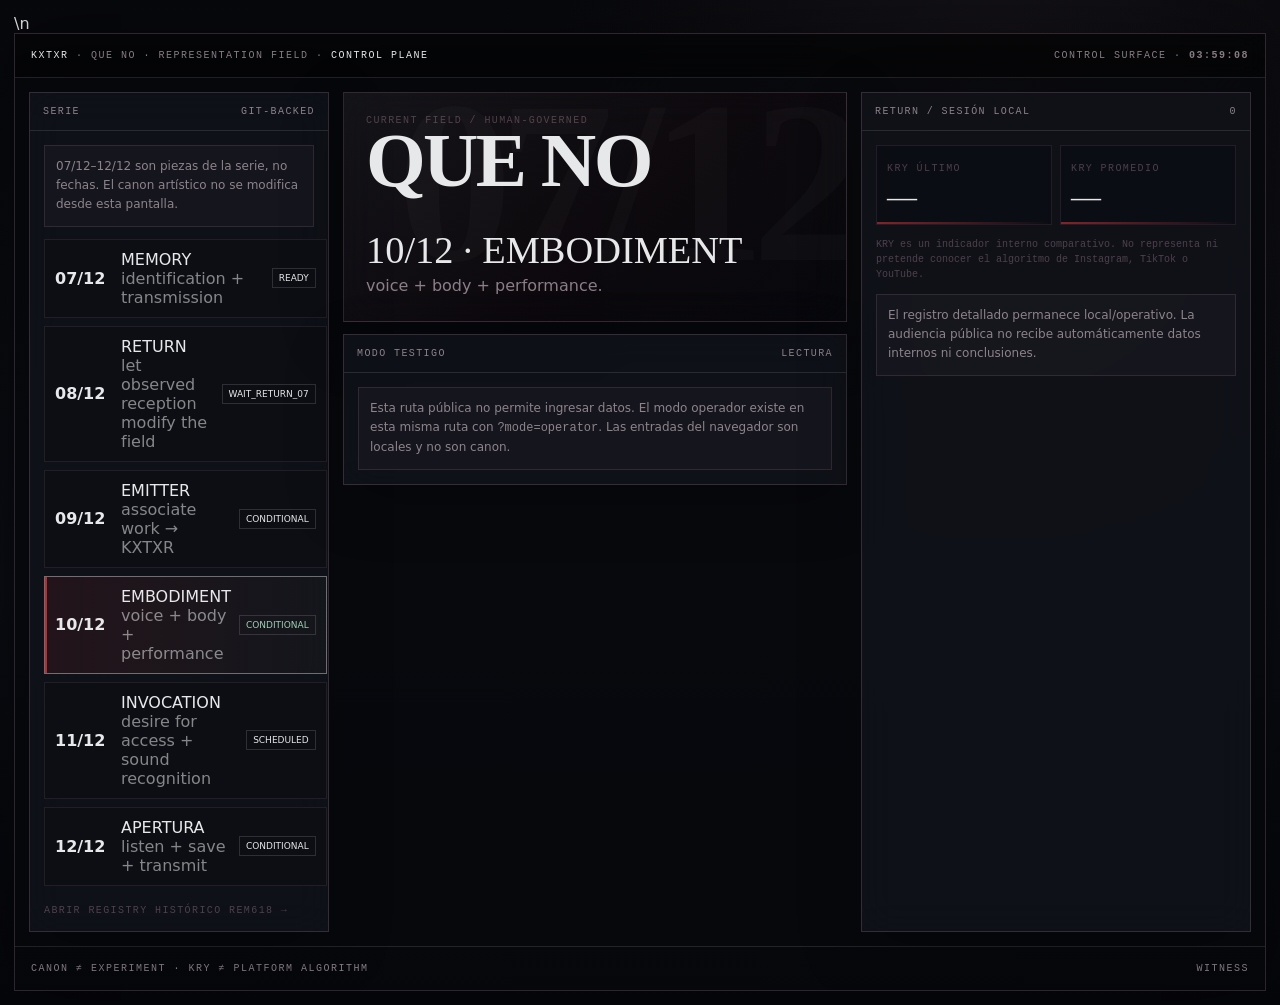
<file: edwing-registry/index.html>
<!doctype html>
<html lang="es">
<head>
<meta charset="utf-8">
<meta name="viewport" content="width=device-width,initial-scale=1,viewport-fit=cover">
<title>KXTXR · QUE NO FIELD</title>
<meta name="theme-color" content="#07080c">\n<meta name="robots" content="noindex,nofollow">
<style>
:root{--bg:#07080c;--panel:rgba(17,19,26,.88);--line:rgba(185,142,163,.22);--line2:rgba(231,232,234,.12);--text:#e7e8ea;--muted:rgba(216,199,209,.62);--dim:rgba(185,142,163,.38);--accent:#d8c7d1;--ok:#9fd2b3;--bad:#e7a0a0;--mono:ui-monospace,SFMono-Regular,Menlo,Monaco,Consolas,"Liberation Mono",monospace;--sans:Inter,ui-sans-serif,system-ui,-apple-system,BlinkMacSystemFont,"Segoe UI",sans-serif}
*{box-sizing:border-box}html,body{margin:0;min-height:100%;background:radial-gradient(circle at 78% 12%,rgba(185,142,163,.08),transparent 34%),linear-gradient(180deg,#07080c,#0a0c12 58%,#05060a);color:var(--text);font-family:var(--sans)}body{padding:14px}button,input,textarea,select{font:inherit}button{cursor:pointer}
.shell{max-width:1500px;min-height:calc(100vh - 28px);margin:auto;border:1px solid var(--line);background:rgba(7,8,12,.76);box-shadow:0 0 70px rgba(0,0,0,.42);display:grid;grid-template-rows:auto 1fr auto;overflow:hidden}
header,footer{display:flex;justify-content:space-between;gap:16px;padding:16px;border-bottom:1px solid var(--line2);font:10px var(--mono);letter-spacing:.15em;text-transform:uppercase;color:var(--muted)}footer{border-bottom:0;border-top:1px solid var(--line2)}
main{display:grid;grid-template-columns:300px 1fr 390px;gap:14px;padding:14px}.panel{border:1px solid var(--line);background:var(--panel)}.ph{padding:13px;border-bottom:1px solid var(--line2);display:flex;justify-content:space-between;gap:10px;font:10px var(--mono);letter-spacing:.14em;text-transform:uppercase;color:var(--muted)}.pb{padding:14px}
.hero{min-height:230px;padding:22px;border:1px solid var(--line);background:linear-gradient(135deg,rgba(216,199,209,.06),transparent 48%);display:grid;align-content:space-between;gap:28px}h1{font-weight:300;letter-spacing:.12em;font-size:clamp(34px,6vw,82px);line-height:.9;margin:0}h2,h3,p{margin:0}.micro{font:10px var(--mono);letter-spacing:.14em;text-transform:uppercase;color:var(--dim)}.lead{max-width:760px;color:var(--muted);line-height:1.7}
.pieces{display:grid;gap:8px}.piece{border:1px solid rgba(185,142,163,.12);padding:10px;display:grid;grid-template-columns:58px 1fr auto;gap:8px;align-items:center;font:10px var(--mono);color:var(--muted)}.piece.active{border-color:rgba(231,232,234,.42);color:var(--text);background:rgba(231,232,234,.04)}.pill{border:1px solid rgba(231,232,234,.15);padding:4px 6px;font-size:9px}.active .pill{color:var(--ok)}
label{display:grid;gap:6px;font:10px var(--mono);letter-spacing:.10em;text-transform:uppercase;color:var(--muted)}input,textarea,select{width:100%;background:rgba(7,8,12,.72);color:var(--text);border:1px solid rgba(185,142,163,.19);padding:9px;outline:none;font:12px var(--mono)}textarea{min-height:72px;resize:vertical}.grid2{display:grid;grid-template-columns:1fr 1fr;gap:10px}.grid3{display:grid;grid-template-columns:repeat(3,1fr);gap:8px}.form{display:grid;gap:11px}.btns{display:grid;grid-template-columns:1fr 1fr;gap:9px;margin-top:4px}.btn{border:1px solid rgba(231,232,234,.25);background:rgba(231,232,234,.035);color:var(--text);padding:10px;font:10px var(--mono);letter-spacing:.13em;text-transform:uppercase}.btn.primary{border-color:rgba(216,199,209,.55);background:rgba(185,142,163,.09)}.btn.bad{border-color:rgba(231,160,160,.34);color:#f0c0c0}
.notice{border:1px solid rgba(185,142,163,.16);background:rgba(185,142,163,.045);padding:11px;color:var(--muted);font-size:12px;line-height:1.6}.score{display:grid;grid-template-columns:1fr 1fr;gap:8px}.card{border:1px solid rgba(185,142,163,.12);padding:10px;background:rgba(7,8,12,.34)}.card b{display:block;font:400 22px var(--mono);margin-top:5px}.log{display:grid;gap:9px;max-height:570px;overflow:auto}.entry{border:1px solid rgba(185,142,163,.12);padding:10px;background:rgba(7,8,12,.34);display:grid;gap:7px}.entry .meta{display:flex;justify-content:space-between;gap:8px;font:9px var(--mono);color:var(--dim);text-transform:uppercase}.entry .body{font:12px var(--mono);line-height:1.5}.hidden{display:none!important}.public-mode .operator-only{display:none!important}.operator-mode .witness-only{display:none!important}a{color:var(--accent);text-decoration:none}.sep{height:12px}.kry-note{font:10px var(--mono);color:var(--dim);line-height:1.5}
@media(max-width:1100px){main{grid-template-columns:1fr}.log{max-height:none}}@media(max-width:700px){body{padding:6px}.grid2,.grid3,.btns{grid-template-columns:1fr}.piece{grid-template-columns:54px 1fr}.piece .pill{grid-column:1/-1;width:max-content}}
.shell{position:relative}.shell:before{content:"QUE NO";position:fixed;right:-.035em;bottom:-.12em;z-index:-1;font:700 min(43vw,720px)/.72 Georgia,'Times New Roman',serif;letter-spacing:-.08em;color:rgba(255,255,255,.018);pointer-events:none}
body:before{content:"";position:fixed;inset:0;z-index:-2;background:linear-gradient(90deg,rgba(5,5,5,.96) 0 28%,rgba(5,5,5,.64) 55%,rgba(5,5,5,.96)),url('/assets/kxtxr/kxtxr-hero-generated.webp') 68% 42%/cover no-repeat;filter:grayscale(1) contrast(1.15) brightness(.36)}
body:after{content:"";position:fixed;inset:0;z-index:-1;pointer-events:none;background:repeating-linear-gradient(90deg,transparent 0 119px,rgba(255,255,255,.018) 120px),radial-gradient(circle at 76% 30%,rgba(184,45,50,.10),transparent 20%)}
header{background:rgba(5,5,5,.54);backdrop-filter:blur(14px)}header a{color:var(--text);text-decoration:none}header a:hover{color:#fff}
.panel,.hero{box-shadow:0 18px 60px rgba(0,0,0,.24);backdrop-filter:blur(18px)}.hero{position:relative;overflow:hidden;background:linear-gradient(135deg,rgba(216,199,209,.07),rgba(184,45,50,.035) 54%,transparent)}.hero:after{content:"07/12";position:absolute;right:-.03em;top:-.11em;font:700 min(18vw,260px)/1 Georgia,'Times New Roman',serif;letter-spacing:-.06em;color:rgba(255,255,255,.025);pointer-events:none}
.hero h1{font-family:Georgia,'Times New Roman',serif;font-weight:700;letter-spacing:-.035em}.hero h2{font-family:Georgia,'Times New Roman',serif;font-size:clamp(26px,3vw,46px);font-weight:400}.piece{appearance:none;width:100%;text-align:left;cursor:pointer;background:rgba(7,8,12,.22);color:inherit;font:inherit}.piece:hover{border-color:rgba(231,232,234,.34);background:rgba(231,232,234,.035)}.piece.active{box-shadow:inset 2px 0 #b82d32;background:linear-gradient(90deg,rgba(184,45,50,.12),rgba(231,232,234,.025))}
.card{position:relative;overflow:hidden}.card:after{content:"";position:absolute;left:0;right:0;bottom:0;height:2px;background:linear-gradient(90deg,#b82d32,transparent);opacity:.7}.card b{font-family:Georgia,'Times New Roman',serif;font-size:30px}
input:focus,textarea:focus,select:focus{border-color:rgba(231,232,234,.48);box-shadow:0 0 0 3px rgba(184,45,50,.06)}.btn{transition:background .22s ease,border-color .22s ease,transform .22s ease}.btn:hover{border-color:rgba(231,232,234,.5);background:rgba(231,232,234,.065);transform:translateY(-1px)}.btn.primary:hover{border-color:#b82d32;background:rgba(184,45,50,.16)}
.entry{transition:border-color .25s ease,background .25s ease}.entry:hover{border-color:rgba(231,232,234,.28);background:rgba(231,232,234,.025)}
@media(max-width:700px){body:before{background-position:62% 35%;opacity:.58}.shell:before{font-size:76vw}.hero:after{font-size:34vw}}
</style>
</head>
<body class="public-mode">
<div class="shell">
<header><span><a href="/">KXTXR</a> · QUE NO · REPRESENTATION FIELD · <a href="/console/">CONTROL PLANE</a></span><span>CONTROL SURFACE · <b id="clock">--:--:--</b></span></header>
<main>
<aside class="panel">
  <div class="ph"><span>Serie</span><span id="cfgState">CARGANDO</span></div>
  <div class="pb">
    <div class="notice">07/12–12/12 son piezas de la serie, no fechas. El canon artístico no se modifica desde esta pantalla.</div>
    <div class="sep"></div><div id="pieces" class="pieces"></div>
    <div class="sep"></div>
    <a class="micro" href="/historical/rem618/edwing-registry.html">ABRIR REGISTRY HISTÓRICO REM618 →</a>
  </div>
</aside>

<section>
  <div class="hero">
    <div>
      <div class="micro">CURRENT FIELD / HUMAN-GOVERNED</div>
      <h1>QUE NO</h1>
    </div>
    <div>
      <h2 id="currentTitle">07/12 · MEMORY</h2>
      <p class="lead" id="currentObjective">Identificación + transmisión.</p>
    </div>
  </div>

  <div class="sep"></div>
  <div class="panel operator-only">
    <div class="ph"><span>Ingesta de observación</span><span id="operatorState">BLOQUEADO</span></div>
    <div class="pb">
      <div class="notice" id="operatorNotice">Introduce el token operativo. El token permanece sólo en memoria de esta sesión y el backend lo valida al intentar enviar el registro.</div>
      <div class="sep"></div>
      <label>Token operativo<input id="token" type="password" autocomplete="off" placeholder="TOKEN PRIVADO · NO SE GUARDA"></label>
      <div class="sep"></div>
      <form id="form" class="form">
        <div class="grid2">
          <label>Pieza<select id="piece"></select></label>
          <label>Plataforma<select id="platform"><option>Instagram</option><option>TikTok</option><option>YouTube Shorts</option><option>Otra</option></select></label>
        </div>
        <label>Representación<input id="representation" placeholder="HUMAN_02 / TEXT / OBJECT / PERFORMANCE / otra"></label>
        <div class="grid3">
          <label>Alcance<input id="reach" type="number" min="0" value="0"></label>
          <label>Views<input id="views" type="number" min="0" value="0"></label>
          <label>Completion / rewatch<input id="completion" type="number" min="0" value="0"></label>
          <label>Shares / sends<input id="shares" type="number" min="0" value="0"></label>
          <label>Comentarios sustantivos<input id="comments" type="number" min="0" value="0"></label>
          <label>Perfil / búsqueda<input id="profile" type="number" min="0" value="0"></label>
          <label>Saves<input id="saves" type="number" min="0" value="0"></label>
          <label>Follows<input id="follows" type="number" min="0" value="0"></label>
        </div>
        <div class="grid2">
          <label>Tipo de RETURN<select id="returnType"><option>Identificación</option><option>Interpretación</option><option>Relato</option><option>Contradicción</option><option>Transmisión</option><option>Conversión</option><option>Otro</option></select></label>
          <label>Permiso<select id="permission"><option>No requerido</option><option>Solicitado</option><option>Concedido</option><option>No concedido</option></select></label>
        </div>
        <label>Respuesta / señal<textarea id="signal" placeholder="Qué dijo o hizo realmente la audiencia. No resumir como consenso si sólo es un caso."></textarea></label>
        <label>Observación<textarea id="observation" placeholder="Qué está observado, no qué creemos que significa."></textarea></label>
        <label>Siguiente cambio<textarea id="nextChange" placeholder="Cambiar una variable principal como máximo; dejar vacío si aún no hay evidencia suficiente."></textarea></label>
        <div class="btns"><button class="btn primary" type="submit">INGESTAR RETURN</button><button class="btn" type="button" id="exportBtn">EXPORTAR JSON</button></div>
      </form>
    </div>
  </div>

  <div class="panel witness-only">
    <div class="ph"><span>Modo testigo</span><span>LECTURA</span></div>
    <div class="pb"><div class="notice">Esta ruta pública no permite ingresar datos. El modo operador existe en esta misma ruta con <code>?mode=operator</code>. Las entradas del navegador son locales y no son canon.</div></div>
  </div>
</section>

<aside class="panel">
  <div class="ph"><span>RETURN / sesión local</span><span id="entryCount">0</span></div>
  <div class="pb">
    <div class="score">
      <div class="card"><span class="micro">KRY ÚLTIMO</span><b id="lastKry">—</b></div>
      <div class="card"><span class="micro">KRY PROMEDIO</span><b id="avgKry">—</b></div>
    </div>
    <div class="sep"></div>
    <p class="kry-note">KRY es un indicador interno comparativo. No representa ni pretende conocer el algoritmo de Instagram, TikTok o YouTube.</p>
    <div class="sep"></div>
    <div id="log" class="log operator-only"></div>
    <div class="notice witness-only">El registro detallado permanece local/operativo. La audiencia pública no recibe automáticamente datos internos ni conclusiones.</div>
    <div class="sep"></div>
    <button class="btn bad operator-only" id="clearBtn" type="button">VACIAR LOCAL</button>
  </div>
</aside>
</main>
<footer><span>CANON ≠ EXPERIMENT · KRY ≠ PLATFORM ALGORITHM</span><span id="modeLabel">WITNESS</span></footer>
</div>

<script>
const $=id=>document.getElementById(id);
const ENTRIES_KEY="kxtxr_que_no_representation_entries_v1";
const PIECE_KEY="kxtxr_que_no_piece_v1";
const ENDPOINT="/api/edwing-registry-email";
let cfg=null,tokenInMemory="";
const fallback={campaign:"QUE NO",current_piece:"07/12",pieces:[
{piece:"07/12",state:"MEMORY",objective:"identification + transmission",status:"READY"},
{piece:"08/12",state:"RETURN",objective:"let observed reception modify the field",status:"WAIT_RETURN_07"},
{piece:"09/12",state:"EMITTER",objective:"associate work → KXTXR",status:"CONDITIONAL"},
{piece:"10/12",state:"EMBODIMENT",objective:"voice + body + performance",status:"CONDITIONAL"},
{piece:"11/12",state:"INVOCATION",objective:"desire for access + sound recognition",status:"CONDITIONAL"},
{piece:"12/12",state:"APERTURA",objective:"listen + save + transmit",status:"CONDITIONAL"}],
kry:{weights:{shares_sends_per_reach:.30,substantive_comments_per_reach:.25,completion_rewatch_per_views:.20,profile_search_per_reach:.15,saves_per_reach:.10}}};

function mode(){return new URLSearchParams(location.search).get("mode")==="operator"?"operator":"public"}
function entries(){try{return JSON.parse(localStorage.getItem(ENTRIES_KEY)||"[]")}catch{return[]}}
function saveEntries(v){localStorage.setItem(ENTRIES_KEY,JSON.stringify(v))}
function activePiece(){return localStorage.getItem(PIECE_KEY)||cfg?.current_piece||"07/12"}
function setPiece(v){localStorage.setItem(PIECE_KEY,v);render()}
function n(id){return Number($(id).value||0)}
function esc(v){return String(v??"").replace(/[&<>"']/g,m=>({"&":"&amp;","<":"&lt;",">":"&gt;",'"':"&quot;","'":"&#039;"}[m]))}
function calcKry(m){
 const w=cfg?.kry?.weights||fallback.kry.weights;
 if(!m.reach||!m.views)return null;
 return 1000*(w.shares_sends_per_reach*(m.shares/m.reach)+w.substantive_comments_per_reach*(m.comments/m.reach)+w.completion_rewatch_per_views*(m.completion/m.views)+w.profile_search_per_reach*(m.profile/m.reach)+w.saves_per_reach*(m.saves/m.reach));
}
function download(payload){
 const blob=new Blob([JSON.stringify(payload,null,2)],{type:"application/json;charset=utf-8"});
 const a=document.createElement("a");a.href=URL.createObjectURL(blob);
 a.download="kxtxr-que-no-"+(payload.latest_entry?.piece||"registry")+"-"+new Date().toISOString().replaceAll(":","-").slice(0,19)+".json";
 document.body.appendChild(a);a.click();a.remove();URL.revokeObjectURL(a.href);
}
async function send(payload){
 try{
  const r=await fetch(ENDPOINT,{method:"POST",headers:{"Content-Type":"application/json","x-kxtxr-registry-token":tokenInMemory},body:JSON.stringify(payload)});
  if(!r.ok)throw new Error("endpoint_"+r.status);
  return {ok:true,result:await r.json().catch(()=>({}))};
 }catch(e){return {ok:false,error:e.message||"email_failed"}}
}
function renderPieces(){
 const ap=activePiece();$("pieces").innerHTML=cfg.pieces.map(p=>'<button type="button" class="piece '+(p.piece===ap?"active":"")+'" data-piece="'+esc(p.piece)+'"><b>'+esc(p.piece)+'</b><span>'+esc(p.state)+'<br><span style="opacity:.55">'+esc(p.objective)+'</span></span><span class="pill">'+esc(p.status)+'</span></button>').join("");
 const hit=cfg.pieces.find(p=>p.piece===ap)||cfg.pieces[0];
 $("currentTitle").textContent=hit.piece+" · "+hit.state;
 $("currentObjective").textContent=hit.objective+".";
 $("piece").value=hit.piece;
}
function renderLog(){
 const es=entries(),vals=es.map(e=>e.kry).filter(v=>typeof v==="number"&&Number.isFinite(v));
 $("entryCount").textContent=es.length;
 $("lastKry").textContent=vals.length?vals[vals.length-1].toFixed(2):"—";
 $("avgKry").textContent=vals.length?(vals.reduce((a,b)=>a+b,0)/vals.length).toFixed(2):"—";
 if(!es.length){$("log").innerHTML='<div class="notice">Sin RETURN registrado todavía.</div>';return}
 $("log").innerHTML=es.slice().reverse().map(e=>'<article class="entry"><div class="meta"><span>'+esc(e.piece)+' · '+esc(e.platform)+'</span><span>'+new Date(e.created_at).toLocaleString("es-MX")+'</span></div><div class="body">'+esc(e.observation||e.signal||"Sin observación")+'</div><div class="micro">KRY '+(typeof e.kry==="number"?e.kry.toFixed(2):"N/D")+' · '+esc(e.return_type)+'</div></article>').join("");
}
function render(){
 const m=mode();document.body.className=m==="operator"?"operator-mode":"public-mode";$("modeLabel").textContent=m==="operator"?"OPERATOR":"WITNESS";
 $("piece").innerHTML=cfg.pieces.map(p=>'<option>'+p.piece+'</option>').join("");
 renderPieces();renderLog();
}
$("token").addEventListener("input",e=>{tokenInMemory=e.target.value.trim();$("operatorState").textContent=tokenInMemory?"ABIERTO":"BLOQUEADO";$("operatorNotice").textContent=tokenInMemory?"Token sólo en memoria. Registra lo observado; no intentes mejorar el relato.":"Introduce el token operativo. El backend lo valida al intentar enviar el registro."});
$("piece").addEventListener("change",e=>setPiece(e.target.value));
$("pieces").addEventListener("click",e=>{const b=e.target.closest("[data-piece]");if(b)setPiece(b.dataset.piece)});
$("form").addEventListener("submit",async e=>{
 e.preventDefault();
 tokenInMemory=$("token").value.trim();
 if(!tokenInMemory){$("operatorState").textContent="BLOQUEADO";return}
 const metrics={reach:n("reach"),views:n("views"),completion:n("completion"),shares:n("shares"),comments:n("comments"),profile:n("profile"),saves:n("saves"),follows:n("follows")};
 const entry={id:crypto.randomUUID?crypto.randomUUID():String(Date.now()),created_at:new Date().toISOString(),campaign:"QUE NO",piece:$("piece").value,platform:$("platform").value,representation:$("representation").value.trim(),metrics,return_type:$("returnType").value,permission:$("permission").value,signal:$("signal").value.trim(),observation:$("observation").value.trim(),next_change:$("nextChange").value.trim()};
 entry.kry=calcKry(metrics);
 const es=entries();es.push(entry);saveEntries(es);setPiece(entry.piece);
 const payload={schema:"KXTXR_QUE_NO_RETURN_ENTRY_V1",mode:"LOCAL_FIRST",canonical_persistence:false,latest_entry:entry,calculations:{kry:entry.kry,kry_status:"INTERNAL_HEURISTIC"},entries:es};
 download(payload);render();$("operatorState").textContent="ENVIANDO";
 const out=await send(payload);$("operatorState").textContent=out.ok?"ENVIADO":"LOCAL + JSON";$("operatorNotice").textContent=out.ok?"Registro local guardado, JSON descargado y copia enviada por backend. Esto todavía no lo convierte en canon.":"Registro local y JSON generados. El correo no fue confirmado; la entrada NO se considera persistida fuera de este navegador.";
});
$("exportBtn").addEventListener("click",()=>download({schema:"KXTXR_QUE_NO_RETURN_EXPORT_V1",canonical_persistence:false,entries:entries()}));
$("clearBtn").addEventListener("click",()=>{if(confirm("Esto borra únicamente el registro local de este navegador. ¿Continuar?")){localStorage.removeItem(ENTRIES_KEY);render()}});
setInterval(()=>$("clock").textContent=new Date().toLocaleTimeString("es-MX",{hour12:false}),1000);
(async()=>{try{const r=await fetch("/campaigns/que-no/representation-engine.json",{cache:"no-store"});if(!r.ok)throw 0;cfg=await r.json();$("cfgState").textContent="GIT-BACKED"}catch{cfg=fallback;$("cfgState").textContent="FALLBACK"}render()})();
</script>
</body></html>
</file>
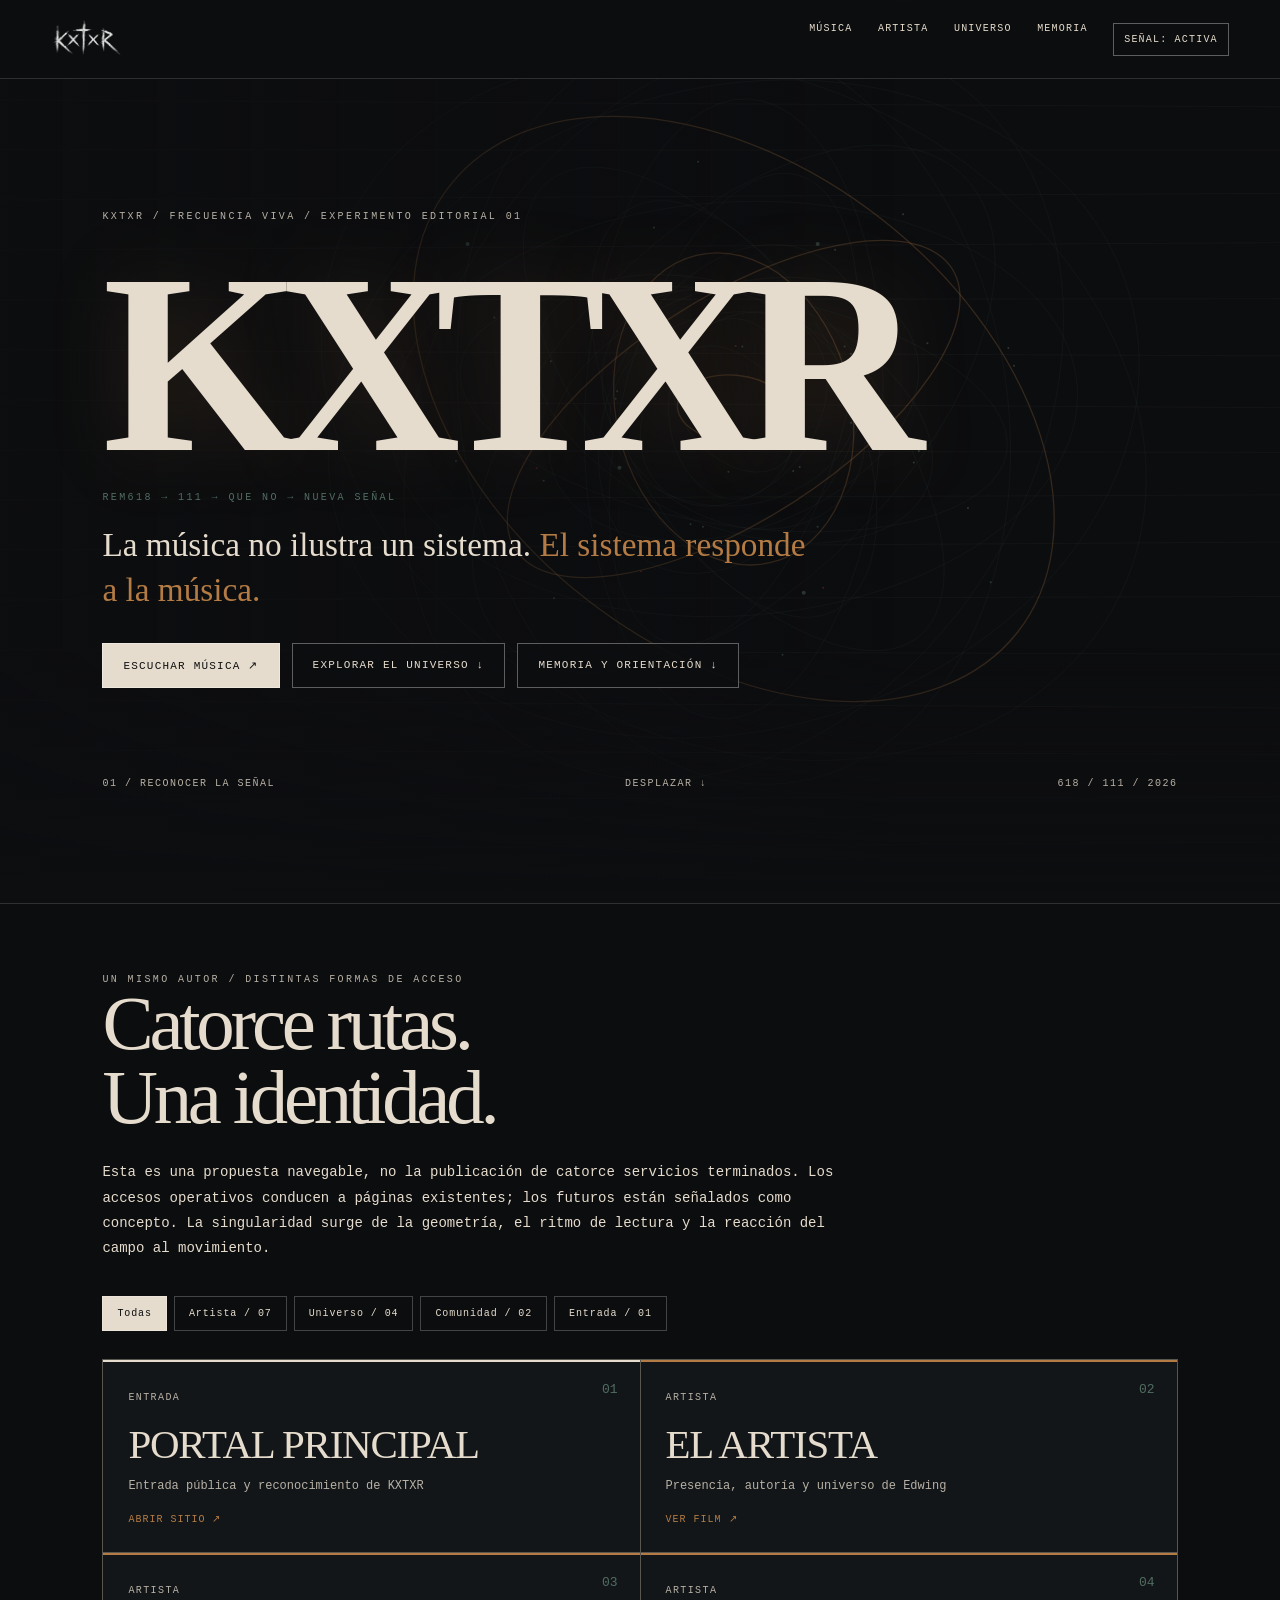
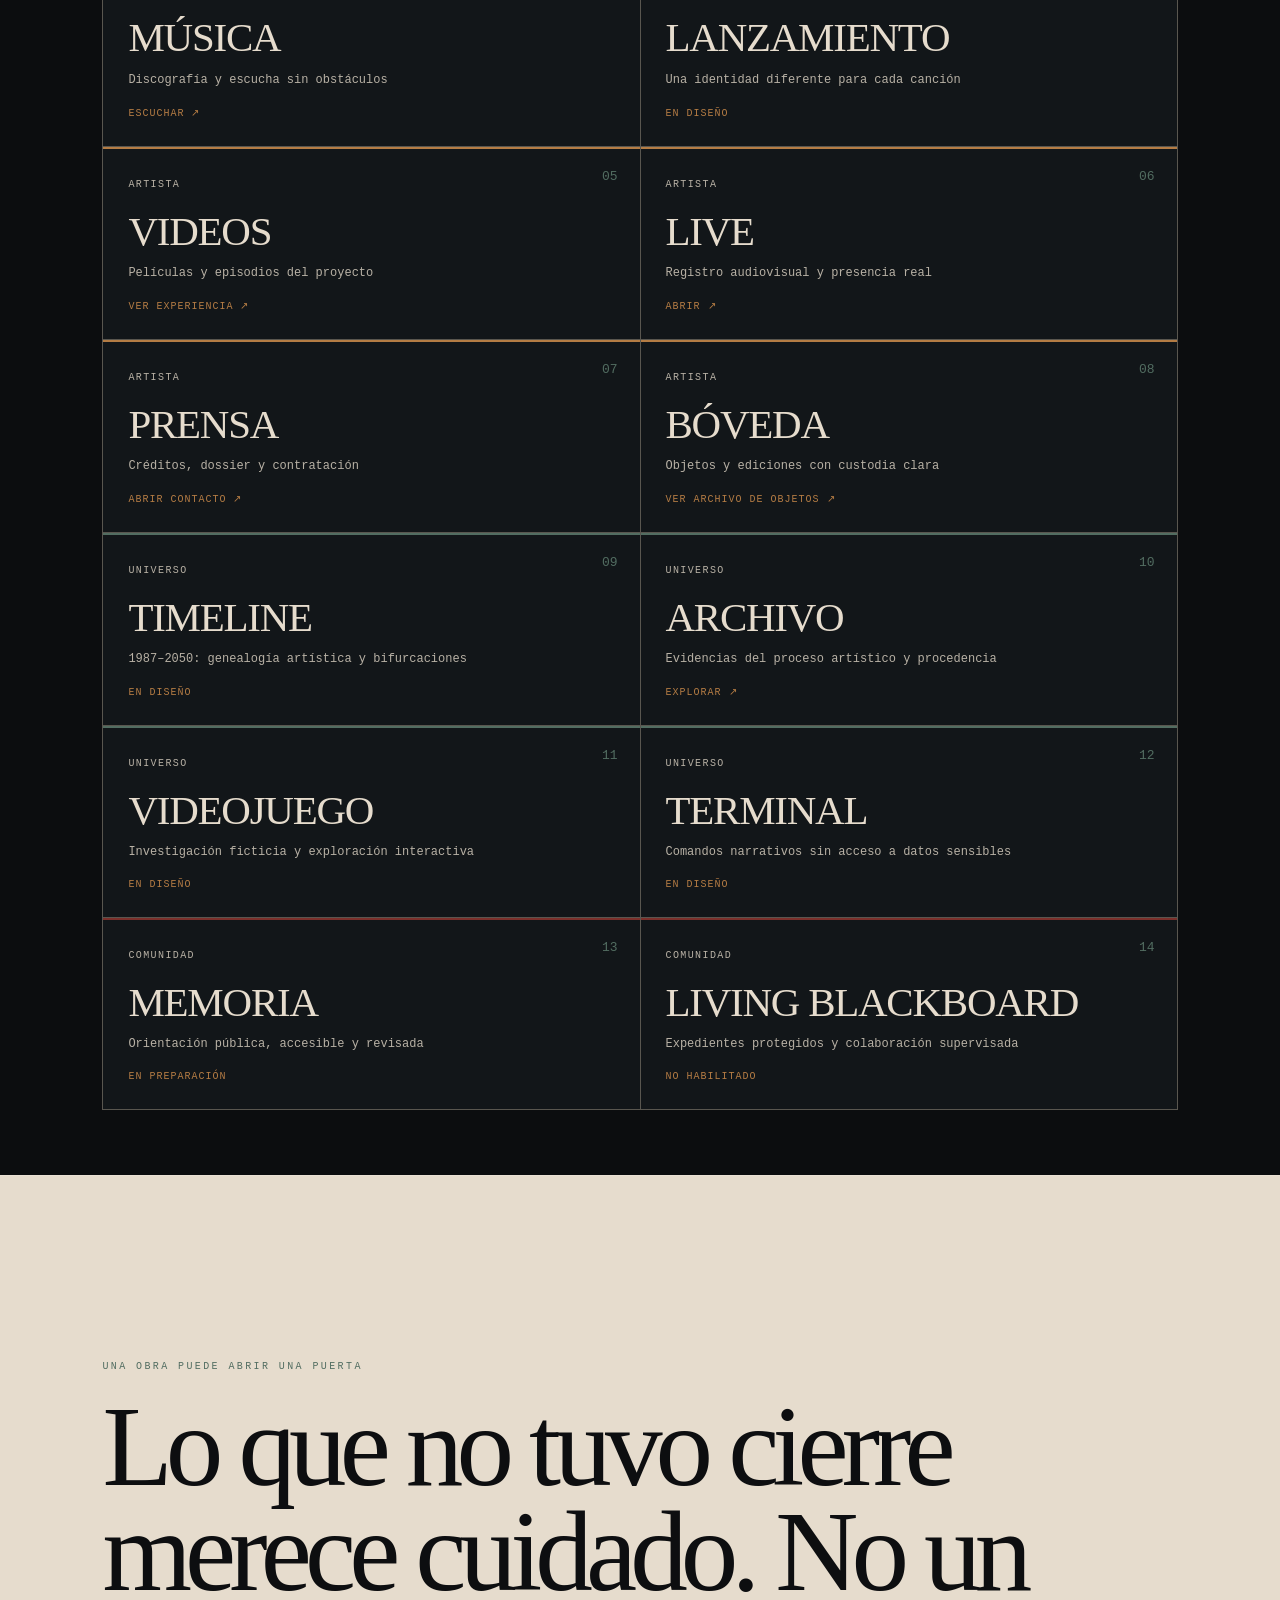
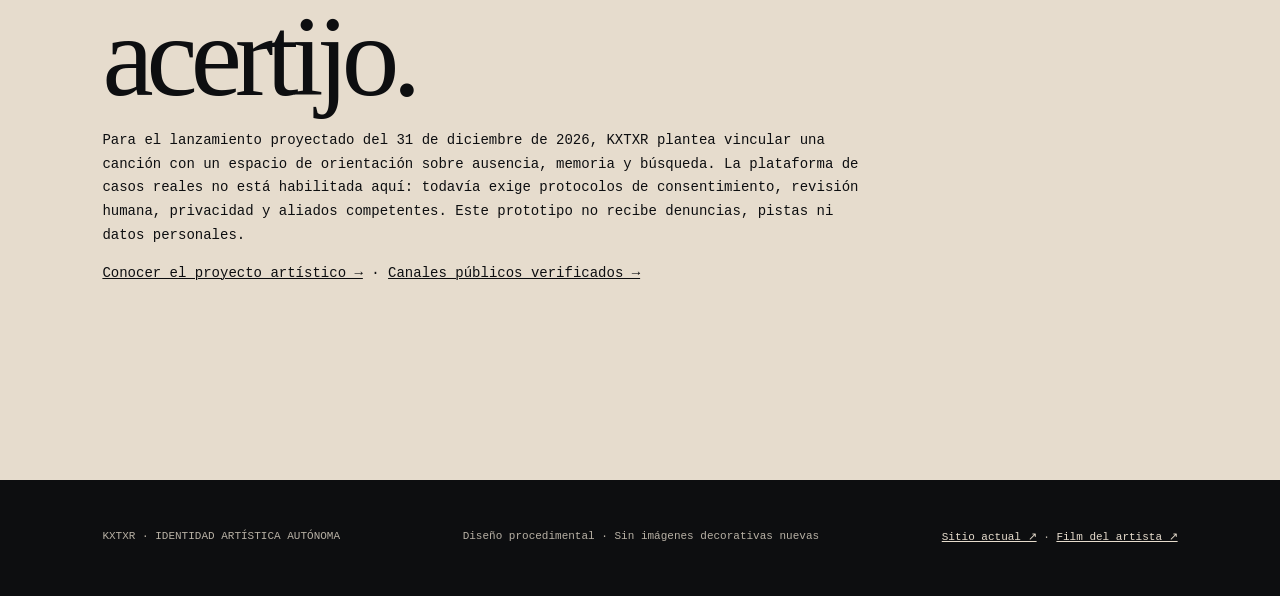
<file: frecuencia/index.html>
<!doctype html>
<html lang="es"><head><meta charset="utf-8"><meta name="viewport" content="width=device-width,initial-scale=1"><meta name="theme-color" content="#0D0E10"><title>KXTXR — Frecuencia viva</title><meta name="description" content="KXTXR: música, presencia y universo en una experiencia tipográfica y generativa. Prototipo editorial de navegación.">
<style>
:root{color-scheme:dark;--bg:#0D0E10;--paper:#E6DCCD;--amber:#B47C44;--phosphor:#526D61;--oxide:#7B302B;--dim:#b8b1a5;--line:#59564f;--mono:ui-monospace,Consolas,monospace}
*[hidden]{display:none!important}*{box-sizing:border-box}html{scroll-behavior:smooth}body{margin:0;background:var(--bg);color:var(--paper);font-family:var(--mono);overflow-x:hidden}a{color:inherit}button{font:inherit;cursor:pointer}::selection{background:var(--oxide);color:var(--paper)}
#field{position:fixed;inset:0;width:100%;height:100%;z-index:0;opacity:.65;pointer-events:none}.veil{position:fixed;inset:0;z-index:1;pointer-events:none;background:linear-gradient(90deg,rgba(13,14,16,.75),transparent 70%),linear-gradient(0deg,var(--bg) 0%,transparent 28%)}
.wrap{position:relative;z-index:2}.top{position:sticky;top:0;z-index:10;display:flex;align-items:center;justify-content:space-between;gap:12px;padding:20px clamp(20px,4vw,72px);background:rgba(13,14,16,.87);border-bottom:1px solid #ffffff24;backdrop-filter:blur(12px)}.brand{width:126px;height:35px;object-fit:contain;object-position:left}.top nav{display:flex;gap:clamp(12px,2vw,30px);flex-wrap:wrap}.top a,.top button{font-size:10px;letter-spacing:.12em;text-decoration:none;text-transform:uppercase}.top a:hover,.top button:hover{color:var(--amber)}.top button{background:transparent;border:1px solid #ffffff55;color:var(--paper);padding:10px}
.hero{min-height:calc(100svh - 76px);display:flex;flex-direction:column;justify-content:center;align-items:flex-start;padding:10vh clamp(20px,8vw,160px) 8vh;position:relative}.micro{color:var(--dim);font-size:10px;letter-spacing:.24em;text-transform:uppercase}.hero h1{font-size:clamp(92px,20vw,340px);line-height:.8;letter-spacing:-.1em;font-family:Georgia,serif;margin:40px 0 26px;font-weight:600;word-break:break-word}.hero h1 span{display:inline-block;transform-origin:left center}.hero p{max-width:720px;font:clamp(19px,2.6vw,36px)/1.35 Georgia,serif;margin:20px 0 30px}.hero em{font-style:normal;color:var(--amber)}.actions{display:flex;gap:12px;flex-wrap:wrap}.action{border:1px solid #ffffff55;padding:15px 20px;text-decoration:none;text-transform:uppercase;letter-spacing:.11em;font-size:11px;background:rgba(13,14,16,.88);transition:background .2s,transform .2s}.action:hover{background:var(--oxide);transform:translateY(-2px)}.action.primary{background:var(--paper);color:var(--bg)}.action.primary:hover{background:var(--amber)}.index{display:flex;justify-content:space-between;width:100%;padding-top:10vh;align-items:center;font-size:10px;letter-spacing:.15em;color:var(--dim)}
.band{padding:65px clamp(20px,8vw,160px);border-top:1px solid #ffffff25;background:rgba(13,14,16,.96)}.band h2{font:clamp(36px,6vw,90px)/.96 Georgia,serif;letter-spacing:-.055em;margin:0 0 26px}.band .intro{font-size:14px;line-height:1.8;max-width:770px;color:var(--paper);margin:0 0 35px}.filters{display:flex;gap:7px;flex-wrap:wrap;margin:28px 0}.filter{border:1px solid #ffffff3a;background:transparent;color:var(--paper);padding:11px 14px;letter-spacing:.09em;font-size:10px}.filter[aria-pressed="true"]{background:var(--paper);color:var(--bg)}.routes{display:grid;grid-template-columns:repeat(2,minmax(0,1fr));gap:1px;border:1px solid var(--line);background:var(--line)}.route{background:#121619;min-height:190px;padding:25px;display:flex;flex-direction:column;justify-content:space-between;position:relative;overflow:hidden;transition:background .25s}.route:hover{background:#202823}.route small{color:var(--dim);font-size:10px;letter-spacing:.14em}.route h3{font:clamp(25px,3.2vw,45px)/1.03 Georgia,serif;letter-spacing:-.03em;margin:18px 0 12px}.route p{color:var(--dim);font-size:12px;line-height:1.5;max-width:460px;margin:0}.route .link{display:inline-block;margin-top:18px;text-transform:uppercase;font-size:10px;letter-spacing:.1em;text-decoration:none;color:var(--amber)}.route .state{color:var(--amber)}.route .indexnum{position:absolute;right:22px;top:20px;font-size:13px;color:var(--phosphor)}
.statement{padding:20vh clamp(20px,8vw,160px);border-top:1px solid #ffffff25;background:var(--paper);color:var(--bg)}.statement h2{font:clamp(46px,9vw,142px)/.91 Georgia,serif;letter-spacing:-.06em;max-width:1100px;margin:20px 0}.statement p{font-size:14px;max-width:760px;line-height:1.7}.statement a{color:var(--bg);text-decoration-thickness:1px}
.foot{display:flex;justify-content:space-between;gap:25px;flex-wrap:wrap;padding:50px clamp(20px,8vw,160px);background:var(--bg);font-size:11px;color:var(--dim)}.foot a{color:var(--paper)}.sr{position:absolute;width:1px;height:1px;padding:0;margin:-1px;overflow:hidden;clip:rect(0,0,0,0);white-space:nowrap;border:0}
@media(max-width:760px){.top{padding:13px 18px}.brand{width:95px}.top nav{gap:11px}.top a,.top button{font-size:9px}.hero{padding:11vh 22px 5vh}.hero h1{font-size:23vw;letter-spacing:-.095em}.routes{grid-template-columns:1fr}.band{padding:70px 22px}.route{min-height:170px}.statement{padding:12vh 22px}.index{padding-top:7vh}}
@media(prefers-reduced-motion:reduce){html{scroll-behavior:auto}.action,.route{transition:none}#field{opacity:.26}}

/* Five canonical editorial tones: black, bone, amber, phosphor, oxide. */
.hero h1{color:var(--paper);text-shadow:0 0 80px rgba(180,124,68,.16)}.hero .micro:last-of-type{color:var(--phosphor)}.route[data-group="world"]{border-top:2px solid var(--phosphor)}.route[data-group="artist"]{border-top:2px solid var(--amber)}.route[data-group="memory"]{border-top:2px solid var(--oxide)}.route[data-group="entry"]{border-top:2px solid var(--paper)}.filter:focus-visible,.action:focus-visible,.top a:focus-visible,.top button:focus-visible{outline:2px solid var(--amber);outline-offset:3px}
</style></head><body>
<canvas id="field" aria-hidden="true"></canvas><div class="veil" aria-hidden="true"></div>
<div class="wrap"><header class="top"><a href="/" aria-label="Regresar al sitio principal KXTXR"><img class="brand" src="/assets/kxtxr/kxtxr-logo-transparent.png" alt="KXTXR"></a><nav aria-label="Navegación"><a href="/#musica">Música</a><a href="/artist/">Artista</a><a href="#territorios">Universo</a><a href="#memoria">Memoria</a><button type="button" id="motion" aria-pressed="true">Señal: activa</button></nav></header>
<main><section class="hero" id="inicio"><span class="micro">KXTXR / FRECUENCIA VIVA / EXPERIMENTO EDITORIAL 01</span><h1 aria-label="KXTXR"><span>KXTXR</span></h1><span class="micro">REM618 → 111 → QUE NO → NUEVA SEÑAL</span><p>La música no ilustra un sistema. <em>El sistema responde a la música.</em></p><div class="actions"><a class="action primary" href="/#musica">Escuchar música ↗</a><a class="action" href="#territorios">Explorar el universo ↓</a><a class="action" href="#memoria">Memoria y orientación ↓</a></div><div class="index"><span>01 / RECONOCER LA SEÑAL</span><span>DESPLAZAR ↓</span><span>618 / 111 / 2026</span></div></section>
<section class="band" id="territorios"><span class="micro">UN MISMO AUTOR / DISTINTAS FORMAS DE ACCESO</span><h2>Catorce rutas.<br>Una identidad.</h2><p class="intro">Esta es una propuesta navegable, no la publicación de catorce servicios terminados. Los accesos operativos conducen a páginas existentes; los futuros están señalados como concepto. La singularidad surge de la geometría, el ritmo de lectura y la reacción del campo al movimiento.</p><div class="filters" role="group" aria-label="Filtrar rutas"><button class="filter" data-group="all" aria-pressed="true">Todas</button><button class="filter" data-group="artist" aria-pressed="false">Artista / 07</button><button class="filter" data-group="world" aria-pressed="false">Universo / 04</button><button class="filter" data-group="memory" aria-pressed="false">Comunidad / 02</button><button class="filter" data-group="entry" aria-pressed="false">Entrada / 01</button></div><div class="routes" id="routes"></div></section>
<section class="statement" id="memoria"><span class="micro" style="color:var(--phosphor)">UNA OBRA PUEDE ABRIR UNA PUERTA</span><h2>Lo que no tuvo cierre merece cuidado. No un acertijo.</h2><p>Para el lanzamiento proyectado del 31 de diciembre de 2026, KXTXR plantea vincular una canción con un espacio de orientación sobre ausencia, memoria y búsqueda. La plataforma de casos reales no está habilitada aquí: todavía exige protocolos de consentimiento, revisión humana, privacidad y aliados competentes. Este prototipo no recibe denuncias, pistas ni datos personales.</p><p><a href="/#proyecto">Conocer el proyecto artístico →</a> · <a href="/#contacto">Canales públicos verificados →</a></p></section>
</main><footer class="foot"><span>KXTXR · IDENTIDAD ARTÍSTICA AUTÓNOMA</span><span>Diseño procedimental · Sin imágenes decorativas nuevas</span><span><a href="/">Sitio actual ↗</a> · <a href="/artist/">Film del artista ↗</a></span></footer></div>
<script>
(()=>{'use strict';
const routes=[
['entry','PORTAL PRINCIPAL','Entrada pública y reconocimiento de KXTXR','/','Abrir sitio'],
['artist','EL ARTISTA','Presencia, autoría y universo de Edwing','/artist/','Ver film'],
['artist','MÚSICA','Discografía y escucha sin obstáculos','/#musica','Escuchar'],
['artist','LANZAMIENTO','Una identidad diferente para cada canción',null,'En diseño'],
['artist','VIDEOS','Películas y episodios del proyecto','/artist/','Ver experiencia'],
['artist','LIVE','Registro audiovisual y presencia real','/#live','Abrir'],
['artist','PRENSA','Créditos, dossier y contratación','/#contacto','Abrir contacto'],
['artist','BÓVEDA','Objetos y ediciones con custodia clara','/artist/#stickerShop','Ver archivo de objetos'],
['world','TIMELINE','1987–2050: genealogía artística y bifurcaciones',null,'En diseño'],
['world','ARCHIVO','Evidencias del proceso artístico y procedencia','/#archivo','Explorar'],
['world','VIDEOJUEGO','Investigación ficticia y exploración interactiva',null,'En diseño'],
['world','TERMINAL','Comandos narrativos sin acceso a datos sensibles',null,'En diseño'],
['memory','MEMORIA','Orientación pública, accesible y revisada',null,'En preparación'],
['memory','LIVING BLACKBOARD','Expedientes protegidos y colaboración supervisada',null,'No habilitado']
];
const root=document.getElementById('routes');routes.forEach(([group,name,description,url,label],i)=>{const article=document.createElement('article');article.className='route';article.dataset.group=group;const head=document.createElement('div'),small=document.createElement('small'),title=document.createElement('h3'),p=document.createElement('p'),bottom=document.createElement('div'),num=document.createElement('span');small.textContent=group==='artist'?'ARTISTA':group==='world'?'UNIVERSO':group==='memory'?'COMUNIDAD':'ENTRADA';title.textContent=name;p.textContent=description;head.append(small,title,p);num.textContent=String(i+1).padStart(2,'0');num.className='indexnum';if(url){const a=document.createElement('a');a.className='link';a.href=url;a.textContent=label+' ↗';bottom.append(a)}else{const span=document.createElement('span');span.className='link state';span.textContent=label;bottom.append(span)}article.append(head,bottom,num);root.append(article)});
document.querySelectorAll('.filter').forEach(b=>b.addEventListener('click',()=>{document.querySelectorAll('.filter').forEach(x=>x.setAttribute('aria-pressed',String(x===b)));document.querySelectorAll('.route').forEach(x=>x.hidden=b.dataset.group!=='all'&&x.dataset.group!==b.dataset.group)}));
const canvas=document.getElementById('field'),ctx=canvas.getContext('2d');if(!ctx)return;const reduce=window.matchMedia('(prefers-reduced-motion: reduce)').matches;let active=!reduce,frame=0,pointer={x:.54,y:.43},w=0,h=0,dpr=1;
const button=document.getElementById('motion');button.setAttribute('aria-pressed',String(active));button.textContent=active?'Señal: activa':'Señal: fija';button.addEventListener('click',()=>{active=!active;button.setAttribute('aria-pressed',String(active));button.textContent=active?'Señal: activa':'Señal: fija';draw()});
window.addEventListener('pointermove',e=>{pointer.x=e.clientX/innerWidth;pointer.y=e.clientY/innerHeight},{passive:true});
function resize(){dpr=Math.min(devicePixelRatio||1,1.5);w=innerWidth;h=innerHeight;canvas.width=Math.floor(w*dpr);canvas.height=Math.floor(h*dpr);ctx.setTransform(dpr,0,0,dpr,0,0);if(!active)draw()}window.addEventListener('resize',resize,{passive:true});
function draw(){ctx.clearRect(0,0,w,h);ctx.fillStyle='#0D0E10';ctx.fillRect(0,0,w,h);const cx=w*(.57+(pointer.x-.5)*.08),cy=h*(.46+(pointer.y-.5)*.08);const rad=Math.min(w,h)*.33;
for(let i=0;i<23;i++){const r=rad*(.19+i*.057),a=frame*.0015+i*.73;ctx.beginPath();ctx.ellipse(cx,cy,r,r*(.6+.18*Math.sin(i*.37)),a,0,Math.PI*2);ctx.strokeStyle=i%6===0?'rgba(180,124,68,.38)':'rgba(82,109,97,.20)';ctx.lineWidth=i%6===0?1.3:.65;ctx.stroke()}
ctx.strokeStyle='rgba(230,220,205,.08)';for(let j=0;j<19;j++){let y=h*j/18;ctx.beginPath();ctx.moveTo(0,y);ctx.lineTo(w,y+Math.sin(j+frame*.002)*8);ctx.stroke()}
for(let k=0;k<48;k++){const ang=k*2.39996+frame*.0003,dist=rad*(.15+(k%17)/16),x=cx+Math.cos(ang)*dist,y=cy+Math.sin(ang)*dist*.77;ctx.beginPath();ctx.arc(x,y,k%11===0?2:1,0,7);ctx.fillStyle=k%9===0?'rgba(123,48,43,.80)':'rgba(82,109,97,.70)';ctx.fill()}
if(active&&!document.hidden){frame++;requestAnimationFrame(draw)}}resize();if(active)requestAnimationFrame(draw);document.addEventListener('visibilitychange',()=>{if(!document.hidden&&active)requestAnimationFrame(draw)});
})();
</script></body></html>
</file>
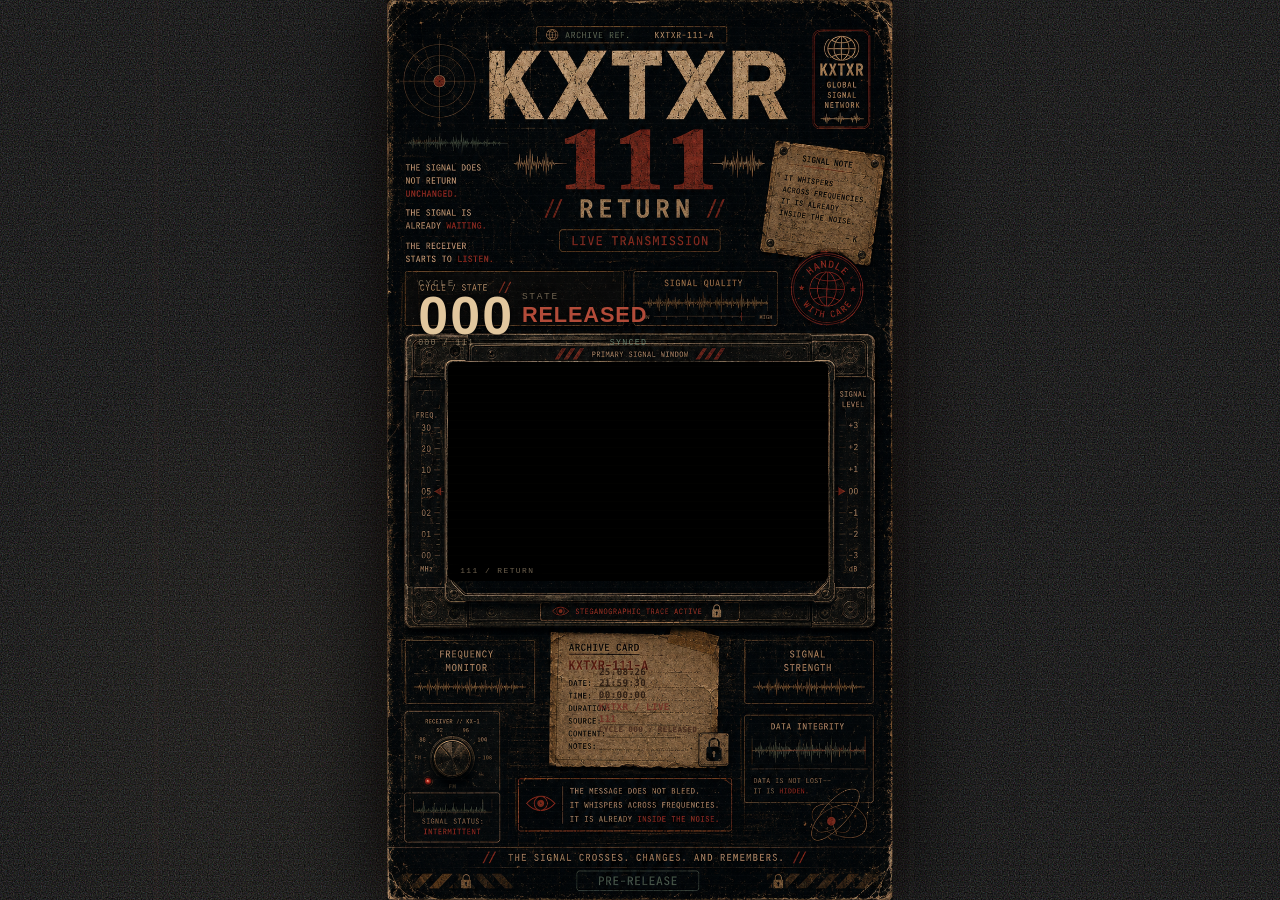
<file: artist/111/live/index.html>
<!doctype html>
<html lang="en">
<head>
  <meta charset="utf-8">
  <meta name="viewport" content="width=device-width,initial-scale=1,viewport-fit=cover">
  <meta name="theme-color" content="#000000">
  <meta name="color-scheme" content="dark">
  <title>KXTXR · 111 / LIVE RETURN</title>
  <meta name="description" content="KXTXR 111 persistent live countdown transmission.">
  <link rel="stylesheet" href="/artist/111/live/live.css?v=20260824-bg1">
  <style>
    .release-video{position:absolute;inset:0;z-index:14;background:#000;opacity:0;visibility:hidden;transition:opacity .75s cubic-bezier(.2,.7,.1,1),visibility 0s linear .75s;overflow:hidden}
    .release-video[hidden]{display:none}
    .release-video__player,.release-video__player iframe{position:absolute;inset:0;width:100%;height:100%;border:0;background:#000}
    .release-video::after{content:"";position:absolute;inset:0;z-index:3;pointer-events:none;opacity:.12;background:repeating-linear-gradient(180deg,transparent 0 4px,rgba(226,199,158,.05) 4px 5px,transparent 5px 9px);mix-blend-mode:screen}
    .release-video__mark{position:absolute;z-index:4;left:3.2%;bottom:3%;font-size:clamp(5px,.62vw,12px);letter-spacing:.18em;color:rgba(226,199,158,.48);text-transform:uppercase;pointer-events:none;text-shadow:0 0 8px #000}
    .kx-live.is-video-release .release-video{opacity:1;visibility:visible;transition-delay:0s}
    .kx-live.is-video-release .count-stage{opacity:0;visibility:hidden;transition:opacity .35s ease,visibility 0s linear .35s}
    .kx-live.is-video-release .screen-static,.kx-live.is-video-release .screen-lines,.kx-live.is-video-release .screen-sweep,.kx-live.is-video-release .screen-wave{opacity:0;transition:opacity .45s ease}
    .release-video[data-final="held"] iframe{pointer-events:none}
    .release-video[data-final="held"]::after{opacity:.17}
    .release-video[data-final="held"] .release-video__mark{color:rgba(226,199,158,.62)}
  </style>
</head>
<body>
  <main class="kx-live" id="kxLive" data-state="booting">
    <div class="ambient ambient--noise" aria-hidden="true"></div>
    <div class="ambient ambient--lines" aria-hidden="true"></div>
    <div class="ambient ambient--beam" aria-hidden="true"></div>
    <div class="ambient ambient--glitch" aria-hidden="true"></div>

    <section class="artboard" id="artboard" aria-label="KXTXR 111 live transmission">
      <img class="artboard__image" src="/assets/countdown_111.png" alt="KXTXR 111 live transmission panel">
      <div class="artboard__glitch artboard__glitch--a" aria-hidden="true"></div>
      <div class="artboard__glitch artboard__glitch--b" aria-hidden="true"></div>
      <div class="artboard__scan" aria-hidden="true"></div>

      <section class="cycle-panel" aria-label="Cycle and state">
        <div class="cycle-panel__primary">
          <span class="micro-label">CYCLE</span>
          <strong id="cycleValue">005</strong>
        </div>
        <div class="cycle-panel__state">
          <span class="micro-label">STATE</span>
          <strong id="stateValue">PRE-RELEASE</strong>
        </div>
        <div class="cycle-panel__trace">
          <span id="traceValue">005 / 111</span>
          <span id="engineValue">SYNCED</span>
        </div>
      </section>

      <section class="signal-window" aria-label="Primary live countdown">
        <div class="screen-static" aria-hidden="true"></div>
        <div class="screen-lines" aria-hidden="true"></div>
        <div class="screen-sweep" aria-hidden="true"></div>
        <div class="screen-wave" aria-hidden="true">
          <i></i><i></i><i></i><i></i><i></i><i></i><i></i><i></i><i></i><i></i><i></i><i></i><i></i><i></i><i></i><i></i><i></i><i></i><i></i><i></i><i></i><i></i><i></i><i></i>
        </div>

        <div class="count-stage">
          <div class="count-cycle"><span>CYCLE</span><b id="windowCycle">005</b></div>
          <div class="count-value" id="countValue" data-value="111">111</div>
          <div class="count-caption" id="phaseValue">COUNTDOWN ACTIVE</div>
          <div class="count-remaining" id="remainingValue">05:00:00</div>
          <div class="unit-track"><i id="unitProgress"></i></div>
          <div class="count-meta">
            <span id="clockValue">20:11:00</span>
            <span id="targetValue">25 AUG 2026 · 01:11</span>
          </div>
        </div>

        <div class="release-video" id="releaseVideo" hidden aria-label="KXTXR 111 official video">
          <div class="release-video__player" id="youtubePlayer"></div>
          <div class="release-video__mark" id="releaseMark">111 / RETURN</div>
        </div>
      </section>

      <section class="archive-data" aria-label="Archive live data">
        <span class="archive-value archive-value--date" id="archiveDate">25.08.26</span>
        <span class="archive-value archive-value--time" id="archiveTime">20:11:00</span>
        <span class="archive-value archive-value--duration" id="archiveDuration">05:00:00</span>
        <span class="archive-value archive-value--source">KXTXR / LIVE</span>
        <span class="archive-value archive-value--content">111</span>
        <span class="archive-value archive-value--notes" id="archiveNotes">CYCLE 005 / PRE-RELEASE</span>
      </section>

      <div class="pulse-flash" aria-hidden="true"></div>
    </section>
  </main>

  <script>
  (() => {
    'use strict';

    const SCHEDULE = Object.freeze({
      signal: '111',
      timezone: 'America/Mexico_City',
      activationAt: '2026-08-24T20:11:00-06:00',
      releaseAt: '2026-08-25T01:11:00-06:00',
      cycleMs: 60 * 60 * 1000,
      unitsPerCycle: 111,
      youtubeVideoId: 'HFO5jd4HcqM'
    });

    const activationMs = Date.parse(SCHEDULE.activationAt);
    const releaseMs = Date.parse(SCHEDULE.releaseAt);
    const totalCycles = Math.round((releaseMs - activationMs) / SCHEDULE.cycleMs);
    const unitMs = SCHEDULE.cycleMs / SCHEDULE.unitsPerCycle;

    const root = document.getElementById('kxLive');
    const countValue = document.getElementById('countValue');
    const cycleValue = document.getElementById('cycleValue');
    const windowCycle = document.getElementById('windowCycle');
    const stateValue = document.getElementById('stateValue');
    const traceValue = document.getElementById('traceValue');
    const engineValue = document.getElementById('engineValue');
    const phaseValue = document.getElementById('phaseValue');
    const remainingValue = document.getElementById('remainingValue');
    const unitProgress = document.getElementById('unitProgress');
    const clockValue = document.getElementById('clockValue');
    const targetValue = document.getElementById('targetValue');
    const archiveDate = document.getElementById('archiveDate');
    const archiveTime = document.getElementById('archiveTime');
    const archiveDuration = document.getElementById('archiveDuration');
    const archiveNotes = document.getElementById('archiveNotes');
    const releaseVideo = document.getElementById('releaseVideo');
    const releaseMark = document.getElementById('releaseMark');

    const params = new URLSearchParams(location.search);
    const view = params.get('view');
    if (view === 'obs' || view === 'clean') document.body.dataset.view = view;

    const pad = (value, width = 3) => String(Math.max(0, value)).padStart(width, '0');

    const clockFormatter = new Intl.DateTimeFormat('en-GB', {
      timeZone: SCHEDULE.timezone,
      hour: '2-digit', minute: '2-digit', second: '2-digit', hour12: false
    });

    const targetFormatter = new Intl.DateTimeFormat('en-GB', {
      timeZone: SCHEDULE.timezone,
      day: '2-digit', month: 'short', year: 'numeric', hour: '2-digit', minute: '2-digit', hour12: false
    });

    const archiveDateFormatter = new Intl.DateTimeFormat('en-GB', {
      timeZone: SCHEDULE.timezone,
      day: '2-digit', month: '2-digit', year: '2-digit'
    });

    function duration(ms) {
      const total = Math.ceil(Math.max(0, ms) / 1000);
      const h = Math.floor(total / 3600);
      const m = Math.floor((total % 3600) / 60);
      const s = total % 60;
      return `${pad(h, 2)}:${pad(m, 2)}:${pad(s, 2)}`;
    }

    function derive(now) {
      if (now < activationMs) {
        return {state:'standby', cycle:totalCycles, value:111, label:'STANDBY', phase:'SIGNAL STANDBY', remaining:activationMs-now};
      }
      if (now >= releaseMs) {
        return {state:'released', cycle:0, value:111, label:'RELEASED', phase:'RETURN COMPLETE', remaining:0};
      }

      const elapsed = now - activationMs;
      const completedCycles = Math.floor(elapsed / SCHEDULE.cycleMs);
      const cycle = Math.max(1, totalCycles - completedCycles);
      const withinCycle = elapsed % SCHEDULE.cycleMs;
      const completedUnits = Math.min(110, Math.floor(withinCycle / unitMs));
      const value = 111 - completedUnits;
      const final = cycle === 1;

      return {
        state: final ? 'final' : 'active',
        cycle,
        value,
        label: final ? 'FINAL CYCLE' : 'PRE-RELEASE',
        phase: final ? 'FINAL RETURN SEQUENCE' : 'COUNTDOWN ACTIVE',
        remaining: releaseMs-now,
        unitProgress: Math.max(0, Math.min(1, (withinCycle % unitMs) / unitMs))
      };
    }

    let lastCycle = null;
    let lastValue = null;
    let pulseTimer = null;
    let releaseActivated = false;
    let playerMounted = false;
    let player = null;
    let finalHoldRequested = false;
    let finalMonitor = null;
    let youtubeApiRequested = false;

    function pulse(type) {
      root.classList.remove('is-step','is-cycle');
      void root.offsetWidth;
      root.classList.add(type === 'cycle' ? 'is-cycle' : 'is-step');
      clearTimeout(pulseTimer);
      pulseTimer = setTimeout(() => root.classList.remove('is-step','is-cycle'), type === 'cycle' ? 900 : 360);
    }

    function requestYouTubeApi() {
      if (window.YT && window.YT.Player) {
        mountYouTube();
        return;
      }
      if (youtubeApiRequested) return;
      youtubeApiRequested = true;
      const script = document.createElement('script');
      script.src = 'https://www.youtube.com/iframe_api';
      script.async = true;
      document.head.appendChild(script);
    }

    window.onYouTubeIframeAPIReady = () => {
      if (releaseActivated) mountYouTube();
    };

    function markFinalHeld(target) {
      if (finalMonitor) {
        clearInterval(finalMonitor);
        finalMonitor = null;
      }
      finalHoldRequested = true;
      try { target?.pauseVideo?.(); } catch (_) {}
      releaseVideo.dataset.final = 'held';
      releaseMark.textContent = '111 / RETURN COMPLETE';
      root.dataset.state = 'held';
    }

    function monitorFinalImage(target) {
      if (!target || finalHoldRequested) return;
      if (finalMonitor) clearInterval(finalMonitor);
      finalMonitor = setInterval(() => {
        if (finalHoldRequested) {
          clearInterval(finalMonitor);
          finalMonitor = null;
          return;
        }
        try {
          const videoDuration = Number(target.getDuration?.() || 0);
          const currentTime = Number(target.getCurrentTime?.() || 0);
          if (videoDuration > 0 && currentTime >= Math.max(0, videoDuration - 0.16)) {
            markFinalHeld(target);
          }
        } catch (_) {}
      }, 60);
    }

    function holdFinalFrame(target) {
      if (finalHoldRequested || !target) return;
      const videoDuration = Number(target.getDuration?.() || 0);
      const holdAt = Math.max(0, videoDuration - 0.16);
      releaseVideo.dataset.final = 'seeking';
      releaseMark.textContent = '111 / RETURN COMPLETE';
      try {
        target.seekTo(holdAt, true);
        setTimeout(() => markFinalHeld(target), 70);
      } catch (_) {
        markFinalHeld(target);
      }
    }

    function mountYouTube() {
      if (!releaseActivated || playerMounted || !window.YT || !window.YT.Player) return;
      playerMounted = true;
      player = new window.YT.Player('youtubePlayer', {
        width: '100%',
        height: '100%',
        videoId: SCHEDULE.youtubeVideoId,
        playerVars: {
          autoplay: 1,
          controls: 1,
          rel: 0,
          playsinline: 1,
          iv_load_policy: 3,
          fs: 1,
          origin: location.origin
        },
        events: {
          onReady: (event) => {
            releaseVideo.dataset.ready = 'true';
            try { event.target.playVideo(); } catch (_) {}
          },
          onStateChange: (event) => {
            if (!window.YT) return;
            if (event.data === window.YT.PlayerState.PLAYING) monitorFinalImage(event.target);
            if (event.data === window.YT.PlayerState.ENDED) holdFinalFrame(event.target);
          },
          onError: () => {
            releaseVideo.dataset.error = 'true';
            releaseMark.textContent = '111 / OPEN SIGNAL';
          }
        }
      });
    }

    function activateRelease() {
      if (releaseActivated) return;
      releaseActivated = true;
      releaseVideo.hidden = false;
      releaseVideo.removeAttribute('hidden');
      root.classList.remove('is-step','is-cycle');
      root.classList.add('is-video-release');
      releaseMark.textContent = '111 / RETURN';
      requestYouTubeApi();
    }

    function render() {
      const now = Date.now();
      const frame = derive(now);
      const cycleText = pad(frame.cycle);
      const valueText = pad(frame.value);
      const remainingText = duration(frame.remaining);
      const clockText = clockFormatter.format(new Date(now));

      if (root.dataset.state !== 'held') root.dataset.state = frame.state;
      countValue.textContent = valueText;
      countValue.dataset.value = valueText;
      cycleValue.textContent = cycleText;
      windowCycle.textContent = cycleText;
      stateValue.textContent = frame.label;
      traceValue.textContent = `${cycleText} / ${valueText}`;
      engineValue.textContent = 'SYNCED';
      phaseValue.textContent = frame.phase;
      remainingValue.textContent = remainingText;
      unitProgress.style.transform = `scaleX(${frame.unitProgress ?? 0})`;
      clockValue.textContent = clockText;
      archiveTime.textContent = clockText;
      archiveDuration.textContent = remainingText;
      archiveNotes.textContent = `CYCLE ${cycleText} / ${frame.label}`;

      if (frame.state === 'released') activateRelease();

      if (!releaseActivated) {
        if (lastCycle !== null && lastCycle !== frame.cycle) pulse('cycle');
        else if (lastValue !== null && lastValue !== frame.value) pulse('step');
      }

      lastCycle = frame.cycle;
      lastValue = frame.value;
    }

    targetValue.textContent = targetFormatter.format(new Date(releaseMs)).toUpperCase().replace(',', ' ·');
    archiveDate.textContent = archiveDateFormatter.format(new Date(releaseMs)).replaceAll('/', '.');
    render();
    setInterval(render, 200);
  })();
  </script>
</body>
</html>
</file>
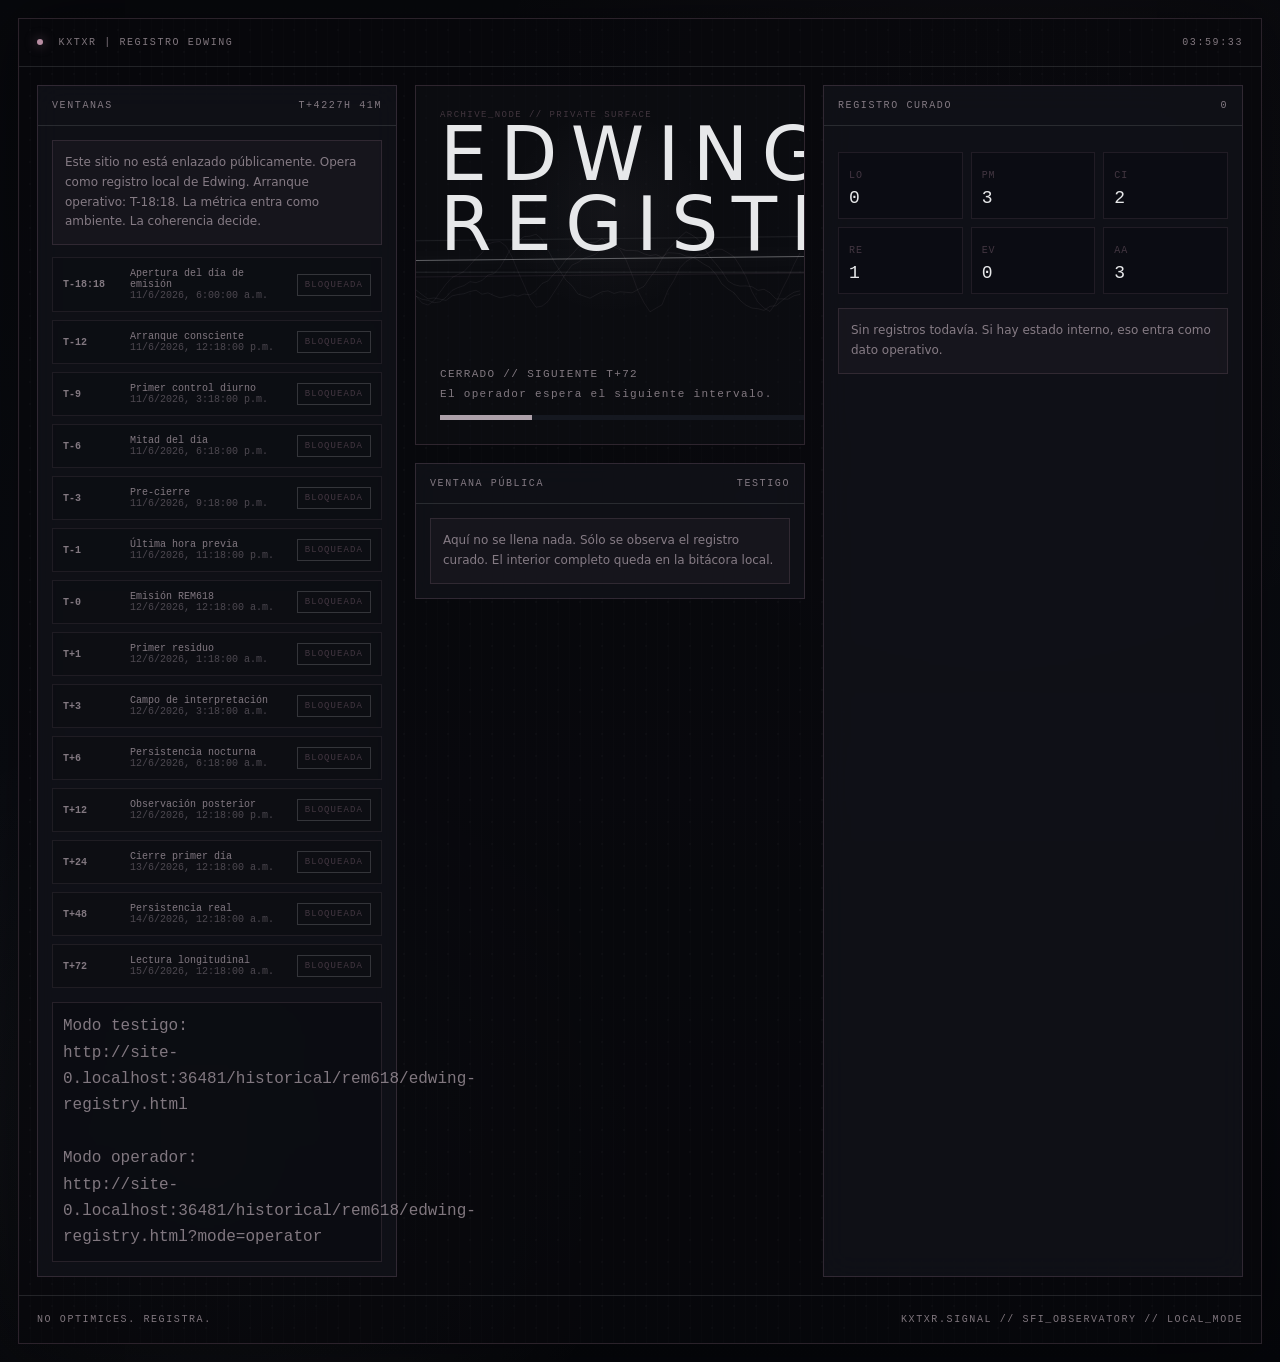
<file: historical/rem618/edwing-registry.html>
<!DOCTYPE html>
<html lang="es">
<head>
  <meta charset="UTF-8" />
  <meta name="viewport" content="width=device-width, initial-scale=1.0" />
  <title>KXTXR | Registro Edwing</title>
  <meta name="theme-color" content="#07080c" />
  <style>
    :root {
      --bg: #07080c;
      --panel: rgba(17, 19, 26, 0.84);
      --panel2: rgba(9, 11, 16, 0.92);
      --line: rgba(185, 142, 163, 0.20);
      --line2: rgba(231, 232, 234, 0.12);
      --text: #e7e8ea;
      --muted: rgba(216, 199, 209, 0.58);
      --dim: rgba(185, 142, 163, 0.32);
      --accent: #d8c7d1;
      --warn: #b98ea3;
      --ok: #9fd2b3;
      --bad: #e7a0a0;
      --mono: ui-monospace, SFMono-Regular, Menlo, Monaco, Consolas, "Liberation Mono", monospace;
      --sans: Inter, ui-sans-serif, system-ui, -apple-system, BlinkMacSystemFont, "Segoe UI", sans-serif;
      --density: .18;
      --friction: .12;
      --residue: .22;
    }

    * { box-sizing: border-box; }

    html, body {
      margin: 0;
      min-height: 100%;
      background:
        radial-gradient(circle at 78% 12%, rgba(185,142,163, calc(var(--density) * .22)), transparent 34%),
        radial-gradient(circle at 16% 84%, rgba(231,232,234, calc(var(--friction) * .18)), transparent 28%),
        linear-gradient(180deg, #07080c 0%, #0a0c12 58%, #05060a 100%);
      color: var(--text);
      font-family: var(--sans);
    }

    body {
      padding: 18px;
      overflow-x: hidden;
    }

    button, input, textarea, select {
      font: inherit;
    }

    button {
      cursor: pointer;
    }

    .shell {
      max-width: 1440px;
      min-height: calc(100vh - 36px);
      margin: 0 auto;
      border: 1px solid var(--line);
      background: rgba(7,8,12,0.74);
      box-shadow: 0 0 70px rgba(0,0,0,.42);
      display: grid;
      grid-template-rows: auto 1fr auto;
      position: relative;
      overflow: hidden;
    }

    .shell::before {
      content: "";
      position: absolute;
      inset: 0;
      pointer-events: none;
      opacity: calc(.12 + var(--density));
      background-image:
        radial-gradient(rgba(231,232,234,.06) 1px, transparent 1px),
        repeating-linear-gradient(90deg, rgba(231,232,234,.018) 0, rgba(231,232,234,.018) 1px, transparent 1px, transparent 11px);
      background-size: 22px 22px, auto;
      mix-blend-mode: screen;
    }

    header, footer {
      position: relative;
      z-index: 2;
      display: flex;
      justify-content: space-between;
      gap: 16px;
      padding: 18px;
      border-bottom: 1px solid var(--line2);
      font-family: var(--mono);
      letter-spacing: .16em;
      text-transform: uppercase;
      font-size: 10px;
      color: var(--muted);
    }

    footer {
      border-bottom: 0;
      border-top: 1px solid var(--line2);
      align-items: center;
    }

    .live-dot {
      display: inline-block;
      width: 6px;
      height: 6px;
      margin-right: 8px;
      border-radius: 999px;
      background: var(--warn);
      box-shadow: 0 0 12px rgba(185,142,163,.65);
      animation: pulse 1.9s ease-in-out infinite;
    }

    @keyframes pulse {
      0%, 100% { opacity: .35; transform: scale(.88); }
      50% { opacity: 1; transform: scale(1.1); }
    }

    main {
      position: relative;
      z-index: 2;
      display: grid;
      grid-template-columns: 360px 1fr 420px;
      gap: 18px;
      padding: 18px;
    }

    .panel {
      border: 1px solid var(--line);
      background: var(--panel);
      backdrop-filter: blur(14px);
      min-height: 120px;
    }

    .panel-header {
      padding: 14px;
      border-bottom: 1px solid var(--line2);
      display: flex;
      justify-content: space-between;
      gap: 12px;
      align-items: center;
      font-family: var(--mono);
      font-size: 10px;
      letter-spacing: .16em;
      text-transform: uppercase;
      color: var(--muted);
    }

    .panel-body {
      padding: 14px;
    }

    h1, h2, h3, p { margin: 0; }

    h1 {
      font-size: clamp(30px, 5.8vw, 82px);
      line-height: .94;
      letter-spacing: .18em;
      font-weight: 300;
    }

    h2 {
      font-size: 18px;
      font-weight: 300;
      letter-spacing: .08em;
    }

    h3 {
      font-family: var(--mono);
      font-size: 11px;
      letter-spacing: .16em;
      color: var(--muted);
      text-transform: uppercase;
      font-weight: 400;
    }

    .hero {
      display: grid;
      gap: 18px;
      align-content: start;
    }

    .hero-card {
      min-height: 360px;
      border: 1px solid var(--line);
      background:
        radial-gradient(circle at 50% 35%, rgba(216,199,209, calc(var(--density) * .22)), transparent 34%),
        rgba(17,19,26,.42);
      position: relative;
      overflow: hidden;
      padding: 24px;
      display: grid;
      align-content: space-between;
    }

    .hero-card::after {
      content: "";
      position: absolute;
      left: -20%;
      right: -20%;
      top: 48%;
      height: 1px;
      background: rgba(231,232,234,.38);
      box-shadow:
        0 0 18px rgba(231,232,234,.28),
        0 calc(var(--density) * 84px) 1px rgba(185,142,163,.12),
        0 calc(var(--friction) * -72px) 1px rgba(231,232,234,.10);
      transform: rotate(-.6deg);
    }

    .hero-card canvas {
      position: absolute;
      inset: 0;
      width: 100%;
      height: 100%;
      opacity: .54;
    }

    .hero-title {
      position: relative;
      z-index: 2;
    }

    .hero-sub {
      position: relative;
      z-index: 2;
      font-family: var(--mono);
      color: var(--muted);
      font-size: 11px;
      letter-spacing: .12em;
      line-height: 1.8;
      max-width: 620px;
    }

    .window-list {
      display: grid;
      gap: 8px;
    }

    .window-item {
      border: 1px solid rgba(185,142,163,.11);
      padding: 10px;
      display: grid;
      grid-template-columns: 58px 1fr auto;
      gap: 9px;
      align-items: center;
      font-family: var(--mono);
      font-size: 10px;
      color: var(--muted);
      background: rgba(7,8,12,.22);
    }

    .window-item.active {
      border-color: rgba(231,232,234,.34);
      color: var(--text);
      background: rgba(231,232,234,.035);
    }

    .window-item.done {
      color: rgba(159,210,179,.72);
    }

    .status-pill {
      border: 1px solid rgba(231,232,234,.18);
      padding: 5px 7px;
      font-size: 9px;
      letter-spacing: .12em;
      text-transform: uppercase;
    }

    .status-pill.open { color: var(--ok); border-color: rgba(159,210,179,.35); }
    .status-pill.locked { color: var(--dim); }
    .status-pill.done { color: rgba(159,210,179,.72); }

    label {
      display: grid;
      gap: 6px;
      color: var(--muted);
      font-family: var(--mono);
      font-size: 10px;
      letter-spacing: .12em;
      text-transform: uppercase;
    }

    input, textarea, select {
      width: 100%;
      background: rgba(7,8,12,.72);
      color: var(--text);
      border: 1px solid rgba(185,142,163,.18);
      outline: none;
      padding: 10px;
      resize: vertical;
      min-height: 40px;
      font-family: var(--mono);
      font-size: 12px;
      letter-spacing: .02em;
    }

    textarea { min-height: 74px; }

    input:focus, textarea:focus, select:focus {
      border-color: rgba(231,232,234,.42);
      box-shadow: 0 0 0 3px rgba(216,199,209,.04);
    }

    .form-grid {
      display: grid;
      gap: 12px;
    }

    .form-actions {
      display: grid;
      grid-template-columns: 1fr 1fr;
      gap: 10px;
      margin-top: 12px;
    }

    .btn {
      border: 1px solid rgba(231,232,234,.26);
      color: var(--text);
      background: rgba(231,232,234,.035);
      padding: 11px 12px;
      font-family: var(--mono);
      font-size: 10px;
      letter-spacing: .15em;
      text-transform: uppercase;
    }

    .btn:hover {
      background: rgba(231,232,234,.07);
    }

    .btn.primary {
      border-color: rgba(216,199,209,.55);
      background: rgba(185,142,163,.08);
    }

    .btn.bad {
      border-color: rgba(231,160,160,.34);
      color: #f0c0c0;
    }

    .btn:disabled {
      opacity: .32;
      cursor: not-allowed;
    }

    .metric-grid {
      display: grid;
      grid-template-columns: repeat(3, 1fr);
      gap: 8px;
    }

    .log {
      display: grid;
      gap: 10px;
      max-height: 520px;
      overflow: auto;
    }

    .log-entry {
      border: 1px solid rgba(185,142,163,.12);
      background: rgba(7,8,12,.38);
      padding: 12px;
      display: grid;
      gap: 8px;
    }

    .log-entry .meta {
      display: flex;
      justify-content: space-between;
      gap: 12px;
      font-family: var(--mono);
      font-size: 10px;
      color: var(--dim);
      text-transform: uppercase;
      letter-spacing: .12em;
    }

    .log-entry .decision {
      font-family: var(--mono);
      font-size: 12px;
      color: var(--text);
      line-height: 1.55;
    }

    .tiny {
      font-family: var(--mono);
      color: var(--dim);
      font-size: 10px;
      letter-spacing: .09em;
      line-height: 1.6;
    }

    .score-grid {
      display: grid;
      grid-template-columns: repeat(3, 1fr);
      gap: 8px;
      margin-top: 12px;
    }

    .score-card {
      border: 1px solid rgba(185,142,163,.12);
      padding: 10px;
      background: rgba(7,8,12,.34);
    }

    .score-card b {
      display: block;
      font-family: var(--mono);
      font-size: 18px;
      font-weight: 400;
      color: var(--text);
      margin-top: 4px;
    }

    .bar {
      height: 5px;
      background: rgba(22,25,34,.92);
      overflow: hidden;
      margin-top: 10px;
    }

    .bar span {
      display: block;
      height: 100%;
      width: calc(var(--density) * 100%);
      background: rgba(216,199,209,.78);
    }

    .operator-locked {
      opacity: .45;
      filter: grayscale(.5);
    }

    .hidden {
      display: none !important;
    }

    .notice {
      border: 1px solid rgba(185,142,163,.16);
      background: rgba(185,142,163,.045);
      padding: 12px;
      color: var(--muted);
      font-size: 12px;
      line-height: 1.65;
    }

    .public-mode .operator-only {
      display: none !important;
    }

    .operator-mode .witness-only {
      display: none !important;
    }

    .stamp {
      font-family: var(--mono);
      color: var(--dim);
      font-size: 9px;
      letter-spacing: .16em;
      text-transform: uppercase;
    }

    .route-box {
      font-family: var(--mono);
      border: 1px solid rgba(185,142,163,.16);
      background: rgba(7,8,12,.38);
      padding: 10px;
      color: var(--muted);
      line-height: 1.65;
      user-select: text;
    }

    @media (max-width: 1180px) {
      main { grid-template-columns: 1fr; }
      .log { max-height: none; }
    }

    @media (max-width: 720px) {
      body { padding: 8px; }
      .shell { min-height: calc(100vh - 16px); }
      header, footer { flex-direction: column; }
      .metric-grid, .score-grid, .form-actions { grid-template-columns: 1fr; }
      .window-item { grid-template-columns: 50px 1fr; }
      .window-item .status-pill { grid-column: 1 / -1; width: fit-content; }
    }
  </style>
</head>
<body class="public-mode">
  <div class="shell">
    <header>
      <div>
        <span class="live-dot"></span>
        <span id="top-state">KXTXR | REGISTRO EDWING</span>
      </div>
      <div id="clock">00:00:00</div>
    </header>

    <main>
      <aside class="panel">
        <div class="panel-header">
          <span>Ventanas</span>
          <span id="release-countdown">SYNC</span>
        </div>
        <div class="panel-body">
          <div class="notice">
            Este sitio no está enlazado públicamente. Opera como registro local de Edwing. Arranque operativo: T-18:18.
            La métrica entra como ambiente. La coherencia decide.
          </div>
          <div style="height:12px"></div>
          <div id="window-list" class="window-list"></div>
          <div style="height:14px"></div>
          <div class="route-box">
            Modo testigo:<br>
            <span id="witness-route"></span><br><br>
            Modo operador:<br>
            <span id="operator-route"></span>
          </div>
        </div>
      </aside>

      <section class="hero">
        <div class="hero-card">
          <canvas id="signal-canvas"></canvas>
          <div class="hero-title">
            <div class="stamp">ARCHIVE_NODE // PRIVATE SURFACE</div>
            <h1>EDWING<br>REGISTRY</h1>
          </div>
          <div class="hero-sub">
            <div id="current-window-title">SIN VENTANA ACTIVA</div>
            <div id="current-question">El campo permanece en observación.</div>
            <div class="bar"><span></span></div>
          </div>
        </div>

        <div class="panel operator-only">
          <div class="panel-header">
            <span>Ingesta operativa</span>
            <span id="operator-state">BLOQUEADO</span>
          </div>
          <div class="panel-body">
            <div class="notice" id="operator-notice">
              Escribe el token operativo para habilitar ingesta. El token no está escrito en este HTML. Se valida en backend al enviar correo.
            </div>

            <div style="height:12px"></div>

            <label>
              Token operativo
              <input id="operator-key" type="password" placeholder="TOKEN PRIVADO — NO SE GUARDA" autocomplete="off" />
            </label>

            <div style="height:12px"></div>

            <form id="entry-form" class="form-grid operator-locked">
              <label>
                Ventana
                <input id="field-window" readonly />
              </label>

              <label>
                Estado interno
                <textarea id="field-state" placeholder="Ejemplo: estado previo, presión, expectativa, impulso de intervenir o decisión de esperar."></textarea>
              </label>

              <label>
                Acción realizada / evitada
                <textarea id="field-action" placeholder="Ejemplo: no publiqué por presión; revisé el sitio; esperé la ventana."></textarea>
              </label>

              <label>
                Evidencia disponible
                <textarea id="field-evidence" placeholder="Links, capturas, mensajes, silencio, DM, conversación, error, intuición."></textarea>
              </label>

              <label>
                Residuo observado
                <textarea id="field-residue" placeholder="Separar por comas: presión, expectativa, silencio, pregunta, retorno..."></textarea>
              </label>

              <label>
                Coherencia
                <textarea id="field-coherence" placeholder="¿Esto sigue siendo Edwing? ¿KXTXR sigue siendo señal? ¿REM618 sigue siendo emisión?"></textarea>
              </label>

              <label>
                Perturbación mínima
                <select id="field-perturbation">
                  <option value="mínima suficiente">mínima suficiente</option>
                  <option value="mínima insuficiente">mínima insuficiente</option>
                  <option value="correcta">correcta</option>
                  <option value="excesiva">excesiva</option>
                  <option value="reactiva">reactiva</option>
                  <option value="algorítmica">algorítmica</option>
                  <option value="señal sin exceso">señal sin exceso</option>
                </select>
              </label>

              <label>
                Decisión
                <textarea id="field-decision" placeholder="Ejemplo: observar sin intervenir; no publicar; esperar siguiente ventana."></textarea>
              </label>

              <div class="metric-grid">
                <label>Likes <input id="metric-likes" type="number" min="0" value="0"></label>
                <label>Views <input id="metric-views" type="number" min="0" value="0"></label>
                <label>Shares <input id="metric-shares" type="number" min="0" value="0"></label>
                <label>Guardados <input id="metric-saves" type="number" min="0" value="0"></label>
                <label>Comentarios <input id="metric-comments" type="number" min="0" value="0"></label>
                <label>DMs <input id="metric-dms" type="number" min="0" value="0"></label>
              </div>

              <div class="form-actions">
                <button class="btn primary" type="submit" id="save-entry">Ingestar</button>
                <button class="btn" type="button" id="fill-neutral">Llenar: estado inicial</button>
              </div>
            </form>
          </div>
        </div>

        <div class="panel witness-only">
          <div class="panel-header">
            <span>Ventana pública</span>
            <span>Testigo</span>
          </div>
          <div class="panel-body">
            <div class="notice">
              Aquí no se llena nada. Sólo se observa el registro curado.
              El interior completo queda en la bitácora local.
            </div>
          </div>
        </div>
      </section>

      <aside class="panel">
        <div class="panel-header">
          <span>Registro curado</span>
          <span id="entry-count">0</span>
        </div>
        <div class="panel-body">
          <div class="score-grid">
            <div class="score-card"><span class="tiny">LO</span><b id="score-lo">0</b></div>
            <div class="score-card"><span class="tiny">PM</span><b id="score-pm">0</b></div>
            <div class="score-card"><span class="tiny">CI</span><b id="score-ci">0</b></div>
            <div class="score-card"><span class="tiny">RE</span><b id="score-re">0</b></div>
            <div class="score-card"><span class="tiny">EV</span><b id="score-ev">0</b></div>
            <div class="score-card"><span class="tiny">AA</span><b id="score-aa">0</b></div>
          </div>
          <div style="height:14px"></div>
          <div class="log" id="log"></div>
          <div style="height:14px"></div>
          <div class="form-actions operator-only">
            <button class="btn" type="button" id="export-json">Exportar JSON</button>
            <button class="btn bad" type="button" id="clear-local">Vaciar local</button>
          </div>
        </div>
      </aside>
    </main>

    <footer>
      <div>NO OPTIMICES. REGISTRA.</div>
      <div>KXTXR.SIGNAL // SFI_OBSERVATORY // LOCAL_MODE</div>
    </footer>
  </div>

  <script>
    let operatorTokenInMemory = "";
    const RELEASE_AT = new Date("2026-06-11T18:18:00-06:00");

    const windows = [
      ["T-18:18", "Apertura del día de emisión", "2026-06-11T00:00:00-06:00", "2026-06-11T00:00:00-06:00", "2026-06-11T00:45:00-06:00", "¿Cómo entra Edwing al día de salida antes de mirar métricas?"],
      ["T-12", "Arranque consciente", "2026-06-11T06:18:00-06:00", "2026-06-11T06:03:00-06:00", "2026-06-11T07:18:00-06:00", "¿La identidad se sostiene sin presión?"],
      ["T-9", "Primer control diurno", "2026-06-11T09:18:00-06:00", "2026-06-11T09:03:00-06:00", "2026-06-11T10:18:00-06:00", "¿Qué quiere intervenirse antes de tiempo?"],
      ["T-6", "Mitad del día", "2026-06-11T12:18:00-06:00", "2026-06-11T12:03:00-06:00", "2026-06-11T13:18:00-06:00", "¿La intervención sigue siendo mínima?"],
      ["T-3", "Pre-cierre", "2026-06-11T15:18:00-06:00", "2026-06-11T15:03:00-06:00", "2026-06-11T16:18:00-06:00", "¿Qué debe conservarse sin explicación?"],
      ["T-1", "Última hora previa", "2026-06-11T17:18:00-06:00", "2026-06-11T17:03:00-06:00", "2026-06-11T18:10:00-06:00", "¿La señal llega intacta a la emisión?"],
      ["T-0", "Emisión REM618", "2026-06-11T18:18:00-06:00", "2026-06-11T18:10:00-06:00", "2026-06-11T18:40:00-06:00", "La emisión ocurre. ¿Qué cambia en el campo?"],
      ["T+1", "Primer residuo", "2026-06-11T19:18:00-06:00", "2026-06-11T19:03:00-06:00", "2026-06-11T20:18:00-06:00", "¿Qué quedó una hora después?"],
      ["T+3", "Campo de interpretación", "2026-06-11T21:18:00-06:00", "2026-06-11T21:03:00-06:00", "2026-06-11T22:18:00-06:00", "¿La señal produjo lectura o sólo consumo?"],
      ["T+6", "Persistencia nocturna", "2026-06-12T00:18:00-06:00", "2026-06-12T00:03:00-06:00", "2026-06-12T01:18:00-06:00", "¿Qué permaneció cuando bajó la presión?"],
      ["T+12", "Observación posterior", "2026-06-12T06:18:00-06:00", "2026-06-12T06:03:00-06:00", "2026-06-12T07:18:00-06:00", "¿Qué sigue vivo sin euforia?"],
      ["T+24", "Cierre primer día", "2026-06-12T18:18:00-06:00", "2026-06-12T18:03:00-06:00", "2026-06-12T19:18:00-06:00", "¿Qué sobrevivió al primer ciclo?"],
      ["T+48", "Persistencia real", "2026-06-13T18:18:00-06:00", "2026-06-13T18:03:00-06:00", "2026-06-13T19:18:00-06:00", "¿Qué volvió sin ser llamado?"],
      ["T+72", "Lectura longitudinal", "2026-06-14T18:18:00-06:00", "2026-06-14T18:03:00-06:00", "2026-06-14T19:18:00-06:00", "¿Qué permaneció después de la emisión?"]
    ].map(([code, label, at, from, until, question]) => ({
      code, label, at: new Date(at), from: new Date(from), until: new Date(until), question
    }));

    const $ = (id) => document.getElementById(id);
    const entriesKey = "kxtxr_edwing_registry_entries_v1";
    const REGISTRY_EMAIL_ENDPOINT = "/api/edwing-registry-email";
    const REGISTRY_TO_EMAIL = "s115.kxtxr@proton.mx";

    function getEntries() {
      try { return JSON.parse(localStorage.getItem(entriesKey) || "[]"); }
      catch { return []; }
    }

    function setEntries(entries) {
      localStorage.setItem(entriesKey, JSON.stringify(entries));
    }

    function getMode() {
      return new URLSearchParams(location.search).get("mode") === "operator" ? "operator" : "public";
    }

    function currentWindow() {
      const now = new Date();
      return windows.find(w => now >= w.from && now <= w.until) || null;
    }

    function nearestWindow() {
      const now = new Date();
      const future = windows.find(w => now < w.from);
      return future || windows[windows.length - 1];
    }

    function completedCodes(entries) {
      return new Set(entries.map(e => e.window_code));
    }

    function escapeHtml(value) {
      return String(value ?? "")
        .replaceAll("&", "&amp;")
        .replaceAll("<", "&lt;")
        .replaceAll(">", "&gt;")
        .replaceAll('"', "&quot;")
        .replaceAll("'", "&#039;");
    }

    function classifyScores(entries) {
      const text = JSON.stringify(entries).toLowerCase();
      const count = entries.length;

      const has = (words) => words.some(w => text.includes(w));
      const n = (v) => Math.max(0, Math.min(5, v));

      return {
        LO: n(Math.ceil(count / 2) + (has(["retorno", "volvió", "persist"])?1:0)),
        PM: n(3 + (has(["no publiqué", "esperé", "mínima", "sin exceso"])?1:0) - (has(["reactiva", "excesiva"])?1:0)),
        CI: n(2 + (has(["edwing", "kxtxr", "rem618"])?2:0) + (has(["emisión", "señal"])?1:0)),
        RE: n((has(["pregunta", "confusión", "silencio", "presión"])?3:1) + Math.min(2, count)),
        EV: n(Math.min(5, count + (has(["screenshot", "captura", "link", "dm"])?1:0))),
        AA: n(3 + (has(["no optim", "no publiqué", "observar", "esperar"])?1:0) - (has(["likes", "métrica baja", "perseguir"])?1:0))
      };
    }

    function computeDensity(entries, win) {
      const scores = classifyScores(entries);
      const avg = Object.values(scores).reduce((a,b)=>a+b,0) / 30;
      const openBonus = win ? .16 : .04;
      const countBonus = Math.min(entries.length / 12, .24);
      return Math.max(.12, Math.min(.92, avg * .52 + openBonus + countBonus));
    }

    function renderWindows() {
      const entries = getEntries();
      const done = completedCodes(entries);
      const current = currentWindow();
      const list = $("window-list");
      list.innerHTML = windows.map(w => {
        const isActive = current && w.code === current.code;
        const isDone = done.has(w.code);
        const cls = isActive ? "active" : isDone ? "done" : "";
        const status = isActive ? "abierta" : isDone ? "completa" : "bloqueada";
        const pill = isActive ? "open" : isDone ? "done" : "locked";
        return `
          <div class="window-item ${cls}">
            <b>${escapeHtml(w.code)}</b>
            <span>${escapeHtml(w.label)}<br><span style="opacity:.55">${w.at.toLocaleString("es-MX")}</span></span>
            <span class="status-pill ${pill}">${status}</span>
          </div>
        `;
      }).join("");
    }

    function renderState() {
      const mode = getMode();
      document.body.className = mode === "operator" ? "operator-mode" : "public-mode";

      $("witness-route").textContent = location.origin + location.pathname;
      $("operator-route").textContent = location.origin + location.pathname + "?mode=operator";

      const now = new Date();
      $("clock").textContent = now.toLocaleTimeString("es-MX", { hour12: false });

      const diff = RELEASE_AT.getTime() - now.getTime();
      if (diff > 0) {
        const h = Math.floor(diff / 3600000);
        const m = Math.floor((diff % 3600000) / 60000);
        $("release-countdown").textContent = `T-${h}H ${m}M`;
      } else {
        const h = Math.floor(Math.abs(diff) / 3600000);
        const m = Math.floor((Math.abs(diff) % 3600000) / 60000);
        $("release-countdown").textContent = `T+${h}H ${m}M`;
      }

      const entries = getEntries();
      const win = currentWindow();
      const next = nearestWindow();

      $("current-window-title").textContent = win
        ? `${win.code} // ${win.label}`
        : `CERRADO // SIGUIENTE ${next.code}`;
      $("current-question").textContent = win ? win.question : "El operador espera el siguiente intervalo.";

      $("field-window").value = win ? win.code : next.code;

      const scores = classifyScores(entries);
      $("score-lo").textContent = scores.LO;
      $("score-pm").textContent = scores.PM;
      $("score-ci").textContent = scores.CI;
      $("score-re").textContent = scores.RE;
      $("score-ev").textContent = scores.EV;
      $("score-aa").textContent = scores.AA;

      const density = computeDensity(entries, win);
      document.documentElement.style.setProperty("--density", density.toFixed(3));
      document.documentElement.style.setProperty("--friction", Math.min(.9, density + .08).toFixed(3));
      document.documentElement.style.setProperty("--residue", Math.min(.9, density + .12).toFixed(3));

      $("entry-count").textContent = entries.length;
      $("top-state").textContent = win ? "KXTXR | VENTANA ABIERTA" : "KXTXR | REGISTRO EDWING";

      renderWindows();
      renderLog(entries);
    }

    function renderLog(entries) {
      const log = $("log");
      if (!entries.length) {
        log.innerHTML = `<div class="notice">Sin registros todavía. Si hay estado interno, eso entra como dato operativo.</div>`;
        return;
      }

      log.innerHTML = entries.slice().reverse().map(entry => {
        const residue = entry.residue.join(", ") || "sin residuo declarado";
        return `
          <article class="log-entry">
            <div class="meta">
              <span>${escapeHtml(entry.window_code)} // ${escapeHtml(entry.perturbation)}</span>
              <span>${new Date(entry.created_at).toLocaleString("es-MX")}</span>
            </div>
            <div class="decision">${escapeHtml(entry.decision || "observar sin intervenir")}</div>
            <div class="tiny">Residuo: ${escapeHtml(residue)}</div>
            <div class="tiny">Evidencia: ${escapeHtml(entry.evidence || "sin evidencia adjunta")}</div>
          </article>
        `;
      }).join("");
    }

    function setOperatorUnlocked(unlocked) {
      const form = $("entry-form");
      form.classList.toggle("operator-locked", !unlocked);
      [...form.querySelectorAll("input, textarea, select, button")].forEach(el => {
        if (el.id !== "field-window") el.disabled = !unlocked;
      });
      $("operator-state").textContent = unlocked ? "ABIERTO" : "BLOQUEADO";
      $("operator-notice").textContent = unlocked
        ? "Token capturado en memoria. Llena lo real. No intentes sonar bien."
        : "Token ausente. Modo lectura/local.";
    }

    $("operator-key").addEventListener("input", (e) => {
      operatorTokenInMemory = e.target.value.trim();
      setOperatorUnlocked(Boolean(operatorTokenInMemory));
    });

    $("fill-neutral").addEventListener("click", () => {
      $("field-state").value = "Estado previo a la emisión. Se registra la condición actual antes de mirar métricas o modificar la intervención.";
      $("field-action").value = "Se abrió el registro. Se documenta la ventana activa sin cambiar identidad ni frecuencia por reacción inmediata.";
      $("field-evidence").value = "Registro operativo declarado. Evidencia pendiente de adjuntar si aparece.";
      $("field-residue").value = "expectativa, preparación, silencio, observación";
      $("field-coherence").value = "REM618 sigue siendo emisión. KXTXR sigue siendo señal. Edwing conserva decisión propia.";
      $("field-perturbation").value = "señal sin exceso";
      $("field-decision").value = "Registrar la etapa. Conservar coherencia. No cambiar por métrica aislada.";
    });


    function buildRegistryPayload(entries, latestEntry = null) {
      const scores = classifyScores(entries);
      const win = currentWindow();
      const density = computeDensity(entries, win);

      return {
        name: "kxtxr.edwing.registry",
        mode: "local-plus-email",
        release: "REM618",
        owner: "Edwing",
        recipient: REGISTRY_TO_EMAIL,
        exported_at: new Date().toISOString(),
        current_window: win ? {
          code: win.code,
          label: win.label,
          question: win.question,
          from: win.from.toISOString(),
          until: win.until.toISOString()
        } : null,
        latest_entry: latestEntry,
        calculations: {
          LO: scores.LO,
          PM: scores.PM,
          CI: scores.CI,
          RE: scores.RE,
          EV: scores.EV,
          AA: scores.AA,
          density: Number(density.toFixed(3)),
          e0r_score: Number(((0.25*scores.LO + 0.20*scores.PM + 0.20*scores.CI + 0.15*scores.RE + 0.10*scores.EV + 0.10*scores.AA) * 20).toFixed(2))
        },
        principle: "No optimices. Registra.",
        entries
      };
    }

    function autoDownloadJson(payload, suffix = "entry") {
      const safeWindow = payload.latest_entry?.window_code || "registry";
      const filename = `kxtxr-edwing-${safeWindow}-${suffix}-${new Date().toISOString().replaceAll(":", "-").slice(0,19)}.json`;
      const blob = new Blob([JSON.stringify(payload, null, 2)], { type: "application/json;charset=utf-8" });
      const url = URL.createObjectURL(blob);
      const a = document.createElement("a");
      a.href = url;
      a.download = filename;
      document.body.appendChild(a);
      a.click();
      a.remove();
      URL.revokeObjectURL(url);
    }

    async function sendRegistryEmail(payload) {
      try {
        const response = await fetch(REGISTRY_EMAIL_ENDPOINT, {
          method: "POST",
          headers: {
            "Content-Type": "application/json",
            "x-kxtxr-registry-token": operatorTokenInMemory
          },
          body: JSON.stringify(payload)
        });

        if (!response.ok) {
          throw new Error(`email_endpoint_${response.status}`);
        }

        const result = await response.json().catch(() => ({}));
        return { ok: true, result };
      } catch (error) {
        return { ok: false, error: error.message || "email_failed" };
      }
    }

    $("entry-form").addEventListener("submit", async (event) => {
      event.preventDefault();

      operatorTokenInMemory = $("operator-key").value.trim();
      if (!operatorTokenInMemory) {
        setOperatorUnlocked(false);
        return;
      }

      const win = currentWindow();
      const selectedWindow = $("field-window").value.trim();

      if (!win || selectedWindow !== win.code) {
        const proceed = confirm("La ventana actual no coincide o está cerrada. ¿Registrar como desviación local?");
        if (!proceed) return;
      }

      const entry = {
        id: crypto.randomUUID ? crypto.randomUUID() : String(Date.now()),
        created_at: new Date().toISOString(),
        window_code: selectedWindow,
        state: $("field-state").value.trim(),
        action: $("field-action").value.trim(),
        evidence: $("field-evidence").value.trim(),
        residue: $("field-residue").value.split(",").map(v => v.trim()).filter(Boolean),
        coherence: $("field-coherence").value.trim(),
        perturbation: $("field-perturbation").value,
        decision: $("field-decision").value.trim(),
        metrics: {
          likes: Number($("metric-likes").value || 0),
          views: Number($("metric-views").value || 0),
          shares: Number($("metric-shares").value || 0),
          saves: Number($("metric-saves").value || 0),
          comments: Number($("metric-comments").value || 0),
          dms: Number($("metric-dms").value || 0),
          hidden_by_design: true
        }
      };

      const entries = getEntries();
      entries.push(entry);
      setEntries(entries);

      const payload = buildRegistryPayload(entries, entry);

      // Siempre se descarga el JSON al dar INGESTAR. No pide paso adicional.
      autoDownloadJson(payload, "stage");

      $("entry-form").reset();
      $("field-window").value = win ? win.code : selectedWindow;
      $("operator-key").value = operatorTokenInMemory;
      setOperatorUnlocked(true);
      renderState();

      // Además intenta enviarlo por correo mediante backend Vercel.
      $("operator-state").textContent = "ENVIANDO";
      const emailResult = await sendRegistryEmail(payload);
      $("operator-state").textContent = emailResult.ok ? "ENVIADO" : "LOCAL + JSON";
      $("operator-notice").textContent = emailResult.ok
        ? `Registro guardado, JSON descargado y enviado a ${REGISTRY_TO_EMAIL}.`
        : `Registro guardado y JSON descargado. Correo no enviado porque falta o falló /api/edwing-registry-email.`;
    });

    $("export-json").addEventListener("click", () => {
      const payload = buildRegistryPayload(getEntries(), null);
      autoDownloadJson(payload, "full");
    });

    $("clear-local").addEventListener("click", () => {
      if (!confirm("Esto vacía la bitácora local de este navegador. ¿Continuar?")) return;
      localStorage.removeItem(entriesKey);
      renderState();
    });

    const canvas = $("signal-canvas");
    const ctx = canvas.getContext("2d");
    let t = 0;

    function resizeCanvas() {
      canvas.width = canvas.clientWidth * devicePixelRatio;
      canvas.height = canvas.clientHeight * devicePixelRatio;
    }

    window.addEventListener("resize", resizeCanvas);
    resizeCanvas();

    function draw() {
      const w = canvas.width;
      const h = canvas.height;
      ctx.clearRect(0,0,w,h);
      ctx.lineWidth = Math.max(1, devicePixelRatio);
      const density = parseFloat(getComputedStyle(document.documentElement).getPropertyValue("--density")) || .18;
      const center = h * .52;

      for (let layer = 0; layer < 3; layer++) {
        ctx.beginPath();
        ctx.strokeStyle = `rgba(216,199,209,${.10 + density * (.18 - layer*.03)})`;
        for (let x = 0; x < w; x += 6 * devicePixelRatio) {
          const p = x / w;
          const y = center
            + Math.sin(p * (8 + layer * 7) + t * (1 + layer*.2)) * (20 + density * 48) * devicePixelRatio
            + Math.cos(p * (22 + layer * 10) - t * .7) * (6 + density * 18) * devicePixelRatio
            + (Math.random() - .5) * density * 26 * devicePixelRatio;
          if (x === 0) ctx.moveTo(x,y); else ctx.lineTo(x,y);
        }
        ctx.stroke();
      }

      ctx.strokeStyle = "rgba(231,232,234,.22)";
      ctx.beginPath();
      ctx.moveTo(0, center);
      ctx.lineTo(w, center);
      ctx.stroke();

      t += .012 + density * .014;
      requestAnimationFrame(draw);
    }

    draw();
    setOperatorUnlocked(false);
    renderState();
    setInterval(renderState, 1000);
  </script>
</body>
</html>
</file>
<file: artist/111/live/live.css>
:root{
  --red:#a84736;
  --red-hot:#d05b44;
  --paper:#e2c79e;
  --paper-dim:rgba(226,199,158,.72);
  --amber:#d1a558;
  --green:#6f8a76;
}
*{box-sizing:border-box}
html,body{width:100%;height:100%;margin:0;background:#000;overflow:hidden}
body{font-family:ui-monospace,"SFMono-Regular",Consolas,"Liberation Mono",monospace;color:var(--paper)}

.kx-live{position:relative;width:100vw;height:100svh;display:grid;place-items:center;overflow:hidden;isolation:isolate;background:#000}
.kx-live::before{content:"";position:absolute;inset:-15%;z-index:0;background:radial-gradient(circle at 50% 48%,rgba(93,35,28,.11),transparent 35%),radial-gradient(circle at 30% 70%,rgba(209,165,88,.04),transparent 25%),#000}

.ambient{position:absolute;inset:0;pointer-events:none;z-index:1}
.ambient--noise{opacity:.34;background-image:url("data:image/svg+xml;utf8,<svg xmlns='http://www.w3.org/2000/svg'><filter id='n'><feTurbulence type='fractalNoise' baseFrequency='.82' numOctaves='3' seed='61'/></filter><rect width='100%25' height='100%25' filter='url(%23n)'/></svg>");background-size:280px 280px;mix-blend-mode:screen;animation:ambientNoise .16s steps(2,end) infinite}
.ambient--lines{opacity:.34;background:repeating-linear-gradient(180deg,transparent 0 4px,rgba(255,255,255,.022) 4px 5px,transparent 5px 9px);mix-blend-mode:screen}
.ambient--beam::before,.ambient--beam::after{content:"";position:absolute;left:-12%;right:-12%;height:2px;background:linear-gradient(90deg,transparent,rgba(208,91,68,.7) 28%,rgba(226,199,158,.45) 50%,rgba(208,91,68,.7) 72%,transparent);filter:blur(.2px);opacity:0;box-shadow:0 0 22px rgba(208,91,68,.4)}
.ambient--beam::before{top:31%;animation:beamA 6.7s steps(1,end) infinite}.ambient--beam::after{top:68%;animation:beamB 9.3s steps(1,end) infinite}
.ambient--glitch{background:linear-gradient(90deg,transparent 0 12%,rgba(208,91,68,.025) 12% 12.4%,transparent 12.4% 71%,rgba(226,199,158,.02) 71% 71.4%,transparent 71.4%);animation:ambientDrift 4.2s steps(2,end) infinite}

.artboard{position:relative;z-index:5;width:min(100vw,calc(100svh * 941 / 1672));aspect-ratio:941/1672;overflow:hidden;background:#050403;box-shadow:0 0 90px rgba(0,0,0,.95),0 0 36px rgba(156,69,50,.08);isolation:isolate}
.artboard__image{position:absolute;inset:0;width:100%;height:100%;display:block;object-fit:fill;z-index:0;user-select:none;-webkit-user-drag:none}
.artboard::after{content:"";position:absolute;inset:0;z-index:18;pointer-events:none;box-shadow:inset 0 0 46px rgba(0,0,0,.56);background:repeating-linear-gradient(180deg,transparent 0 3px,rgba(255,255,255,.013) 3px 4px,transparent 4px 8px);mix-blend-mode:screen}

.artboard__glitch{position:absolute;inset:0;z-index:10;pointer-events:none;background-image:url('/assets/countdown_111.png');background-size:100% 100%;background-repeat:no-repeat;opacity:0;mix-blend-mode:screen}
.artboard__glitch--a{clip-path:polygon(0 41%,100% 41%,100% 43.6%,0 43.6%);filter:sepia(.8) saturate(2.4) hue-rotate(323deg);animation:imageGlitchA 8.7s steps(1,end) infinite}
.artboard__glitch--b{clip-path:polygon(0 67%,100% 67%,100% 68.4%,0 68.4%);filter:grayscale(1) contrast(1.7) brightness(1.25);animation:imageGlitchB 12.4s steps(1,end) infinite}
.artboard__scan{position:absolute;z-index:9;left:2%;right:2%;height:10%;top:-12%;background:linear-gradient(180deg,transparent,rgba(236,210,167,.035),rgba(208,91,68,.045),transparent);mix-blend-mode:screen;animation:artScan 8s linear infinite;pointer-events:none}

.cycle-panel{position:absolute;z-index:22;left:3.7%;top:29.95%;width:42.6%;height:5.75%;padding:1.6% 2.5% 1.25%;display:grid;grid-template-columns:.7fr 1.3fr;grid-template-rows:1fr auto;column-gap:4%;align-items:center;text-shadow:0 0 6px rgba(0,0,0,.9)}
.cycle-panel__primary,.cycle-panel__state{display:grid;gap:.2em}.micro-label{font-size:clamp(5px,.74vw,14px);letter-spacing:.18em;color:rgba(226,199,158,.48)}
.cycle-panel strong{font-family:Impact,Haettenschweiler,"Arial Narrow Bold",sans-serif;font-weight:900;letter-spacing:.04em;line-height:.86}
.cycle-panel__primary strong{font-size:clamp(16px,4.2vw,72px);color:var(--paper)}
.cycle-panel__state strong{font-size:clamp(8px,1.7vw,30px);color:#b24b39;text-transform:uppercase}
.cycle-panel__trace{grid-column:1/-1;display:flex;justify-content:space-between;align-items:center;font-size:clamp(5px,.65vw,12px);letter-spacing:.15em;color:rgba(226,199,158,.55)}
.cycle-panel__trace span:last-child{color:rgba(116,148,126,.8)}

.signal-window{position:absolute;z-index:21;left:12.1%;top:40.25%;width:75.05%;height:24.35%;overflow:hidden;border-radius:2.1%;isolation:isolate}
.signal-window::before{content:"";position:absolute;inset:0;z-index:0;background:radial-gradient(ellipse at center,rgba(98,36,28,.12),transparent 48%),linear-gradient(180deg,rgba(255,255,255,.012),transparent 28% 72%,rgba(173,66,49,.025))}
.screen-static,.screen-lines,.screen-sweep,.screen-wave{position:absolute;inset:0;pointer-events:none}
.screen-static{z-index:1;opacity:.15;background-image:url("data:image/svg+xml;utf8,<svg xmlns='http://www.w3.org/2000/svg'><filter id='n'><feTurbulence type='fractalNoise' baseFrequency='.62 .9' numOctaves='2' seed='19'/></filter><rect width='100%25' height='100%25' filter='url(%23n)'/></svg>");background-size:190px 150px;mix-blend-mode:screen;animation:screenNoise .12s steps(2,end) infinite}
.screen-lines{z-index:2;opacity:.42;background:repeating-linear-gradient(180deg,transparent 0 4px,rgba(230,203,161,.028) 4px 5px,transparent 5px 9px)}
.screen-sweep{z-index:3;left:-10%;right:-10%;height:13%;top:-18%;background:linear-gradient(180deg,transparent,rgba(208,91,68,.08),rgba(226,199,158,.04),transparent);mix-blend-mode:screen;animation:screenSweep 5.8s linear infinite}
.screen-wave{z-index:4;display:flex;align-items:center;justify-content:center;gap:.45%;opacity:.17;filter:drop-shadow(0 0 5px rgba(208,91,68,.28))}
.screen-wave i{display:block;width:.25%;min-width:1px;height:12%;background:#b24a39;transform-origin:center;animation:wavePulse 1.8s ease-in-out infinite}.screen-wave i:nth-child(2n){animation-delay:-.35s;height:20%}.screen-wave i:nth-child(3n){animation-delay:-.7s;height:32%}.screen-wave i:nth-child(5n){animation-delay:-1.05s;height:44%}.screen-wave i:nth-child(7n){animation-delay:-1.35s;height:25%}

.count-stage{position:absolute;inset:0;z-index:8;display:flex;flex-direction:column;align-items:center;justify-content:center;padding:6% 7%;text-align:center}
.count-cycle{display:flex;align-items:baseline;gap:.7em;margin-bottom:1.2%;font-size:clamp(6px,.8vw,15px);letter-spacing:.22em;color:rgba(226,199,158,.52)}.count-cycle b{font-family:Impact,Haettenschweiler,"Arial Narrow Bold",sans-serif;font-size:clamp(15px,2.7vw,48px);letter-spacing:.04em;color:rgba(226,199,158,.86)}
.count-value{position:relative;font-family:Impact,Haettenschweiler,"Arial Narrow Bold",sans-serif;font-size:clamp(92px,29vw,500px);line-height:.69;letter-spacing:-.075em;color:#d5c09b;font-variant-numeric:tabular-nums;text-shadow:5px 5px 0 rgba(114,43,32,.34),0 0 18px rgba(210,175,111,.06);transform:scaleX(.86);transform-origin:center;filter:contrast(1.12)}
.count-value::before,.count-value::after{content:attr(data-value);position:absolute;inset:0;opacity:0;pointer-events:none}.count-value::before{color:#b54636;clip-path:inset(12% 0 61% 0)}.count-value::after{color:#e7d4ae;clip-path:inset(67% 0 10% 0)}
.kx-live.is-step .count-value{animation:numberHit .34s steps(2,end)}.kx-live.is-step .count-value::before{animation:numberSplitA .34s steps(2,end)}.kx-live.is-step .count-value::after{animation:numberSplitB .34s steps(2,end)}
.kx-live.is-cycle .count-stage{animation:cycleHit .85s cubic-bezier(.2,.7,.1,1)}
.count-caption{margin-top:3%;font-family:Impact,Haettenschweiler,"Arial Narrow Bold",sans-serif;font-size:clamp(9px,1.8vw,31px);letter-spacing:.12em;color:#a94636;text-transform:uppercase}
.count-remaining{margin-top:1.4%;font-size:clamp(10px,1.45vw,25px);font-weight:700;letter-spacing:.2em;color:rgba(226,199,158,.8);font-variant-numeric:tabular-nums}
.unit-track{width:50%;height:2px;margin-top:3%;background:rgba(226,199,158,.12);overflow:hidden}.unit-track i{display:block;width:100%;height:100%;background:linear-gradient(90deg,#8d3429,#c4503b,#d2aa62);transform:scaleX(0);transform-origin:left center;box-shadow:0 0 10px rgba(196,80,59,.42)}
.count-meta{position:absolute;left:7%;right:7%;bottom:5%;display:flex;justify-content:space-between;align-items:center;font-size:clamp(5px,.62vw,12px);letter-spacing:.14em;color:rgba(226,199,158,.34);font-variant-numeric:tabular-nums}

.archive-data{position:absolute;z-index:22;left:31.5%;top:69.65%;width:34.8%;height:14.2%;transform:rotate(.2deg);font-family:ui-monospace,"SFMono-Regular",Consolas,monospace;color:#25170f;text-shadow:none;pointer-events:none}
.archive-value{position:absolute;left:30%;right:6%;font-size:clamp(5px,.72vw,13px);font-weight:800;letter-spacing:.04em;white-space:nowrap;overflow:hidden;text-overflow:clip;opacity:.9}.archive-value--date{top:30.5%}.archive-value--time{top:39.5%}.archive-value--duration{top:48.8%}.archive-value--source{top:58.2%;color:#6f2d23}.archive-value--content{top:67.6%;color:#6f2d23}.archive-value--notes{top:77%;font-size:clamp(4px,.6vw,11px);color:#42261b}

.pulse-flash{position:absolute;z-index:30;inset:0;opacity:0;pointer-events:none;background:radial-gradient(ellipse at 50% 52%,rgba(226,199,158,.12),rgba(195,75,56,.09) 23%,transparent 57%);mix-blend-mode:screen}.kx-live.is-step .pulse-flash{animation:stepFlash .34s ease-out}.kx-live.is-cycle .pulse-flash{animation:cycleFlash .85s ease-out}

body[data-view="obs"] .ambient--noise{opacity:.26}body[data-view="clean"] .ambient{display:none}
.kx-live[data-state="final"] .count-caption,.kx-live[data-state="final"] .cycle-panel__state strong{color:#d05b44}.kx-live[data-state="released"] .count-value{color:#ead7b2;text-shadow:0 0 28px rgba(226,199,158,.18),6px 6px 0 rgba(114,43,32,.3)}

@keyframes ambientNoise{0%{transform:translate(0)}25%{transform:translate(-1%,.6%)}50%{transform:translate(.6%,-1%)}75%{transform:translate(1%,.4%)}100%{transform:translate(-.4%,-.7%)}}
@keyframes ambientDrift{0%,83%,100%{transform:translateX(0);opacity:.28}84%{transform:translateX(2px);opacity:.55}85%{transform:translateX(-3px);opacity:.18}86%{transform:translateX(0);opacity:.28}}
@keyframes beamA{0%,72%,100%{opacity:0;transform:translateY(0)}73%{opacity:.7;transform:translateY(-9vh)}74%{opacity:.15;transform:translateY(7vh)}75%{opacity:0}}
@keyframes beamB{0%,48%,100%{opacity:0;transform:translateY(0)}49%{opacity:.55;transform:translateY(12vh)}50%{opacity:.1;transform:translateY(-5vh)}51%{opacity:0}}
@keyframes imageGlitchA{0%,76%,100%{opacity:0;transform:translate(0)}77%{opacity:.3;transform:translateX(-1.3%)}78%{opacity:.08;transform:translateX(.7%)}79%{opacity:0}}
@keyframes imageGlitchB{0%,58%,100%{opacity:0;transform:translate(0)}59%{opacity:.16;transform:translateX(1.1%)}60%{opacity:.05;transform:translateX(-.8%)}61%{opacity:0}}
@keyframes artScan{to{transform:translateY(1240%)}}
@keyframes screenNoise{0%{transform:translate(0)}25%{transform:translate(-1.1%,.7%)}50%{transform:translate(.8%,-.6%)}75%{transform:translate(.5%,1%)}100%{transform:translate(-.6%,-.4%)}}
@keyframes screenSweep{to{transform:translateY(900%)}}
@keyframes wavePulse{0%,100%{transform:scaleY(.35);opacity:.35}50%{transform:scaleY(1.7);opacity:1}}
@keyframes numberHit{0%{transform:scaleX(.86) translateX(0);filter:contrast(1.12)}32%{transform:scaleX(.86) translateX(-.012em);filter:contrast(1.5) brightness(1.15)}62%{transform:scaleX(.86) translateX(.008em);filter:contrast(.95) brightness(.88)}100%{transform:scaleX(.86) translateX(0);filter:contrast(1.12)}}
@keyframes numberSplitA{0%{opacity:0;transform:translateX(0)}30%{opacity:.65;transform:translateX(-.045em)}65%{opacity:.22;transform:translateX(.02em)}100%{opacity:0}}
@keyframes numberSplitB{0%{opacity:0;transform:translateX(0)}30%{opacity:.5;transform:translateX(.04em)}65%{opacity:.16;transform:translateX(-.018em)}100%{opacity:0}}
@keyframes cycleHit{0%{transform:scale(1)}30%{transform:scale(1.025);filter:brightness(1.18)}55%{transform:scale(.992);filter:brightness(.9)}100%{transform:scale(1);filter:none}}
@keyframes stepFlash{0%{opacity:.24}100%{opacity:0}}
@keyframes cycleFlash{0%{opacity:.55}35%{opacity:.12}100%{opacity:0}}

@media (max-width:560px){
  .count-value{font-size:clamp(86px,30vw,250px)}
  .cycle-panel__trace span:last-child{display:none}
}
</file>
